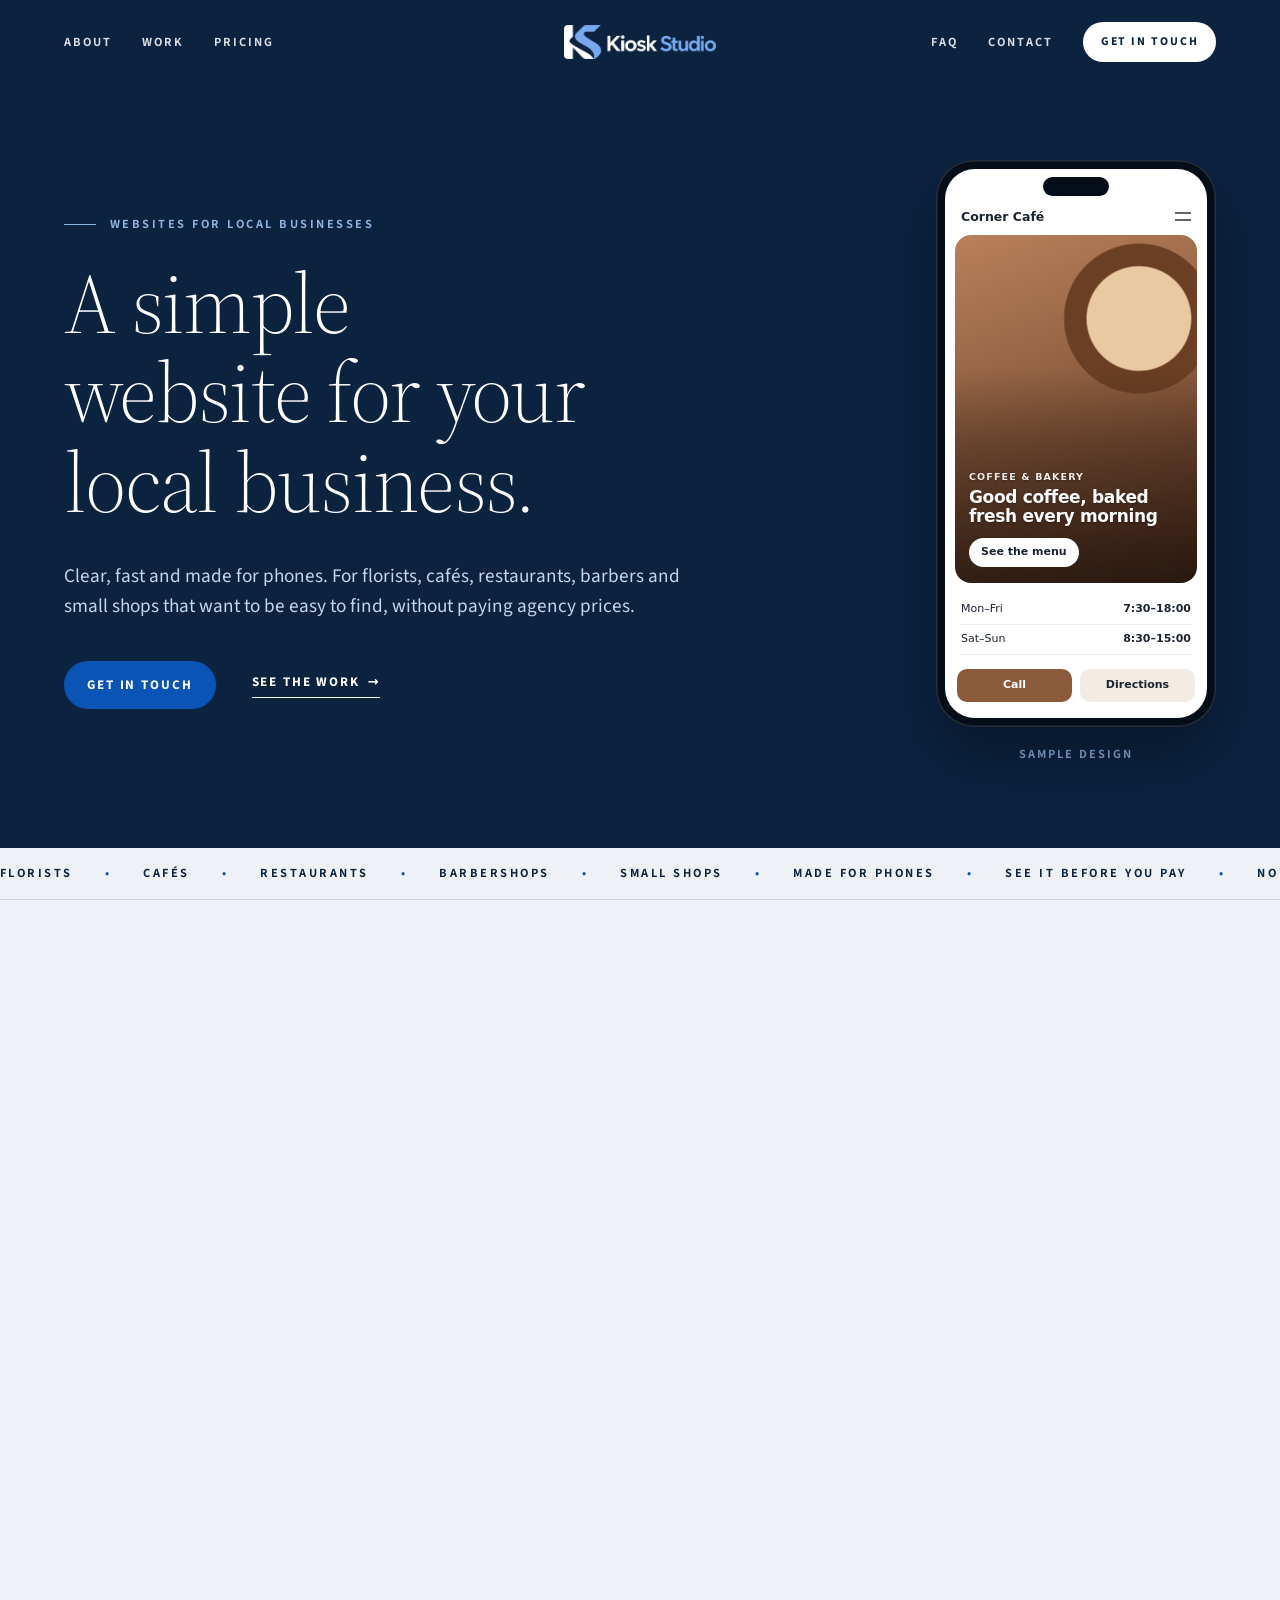
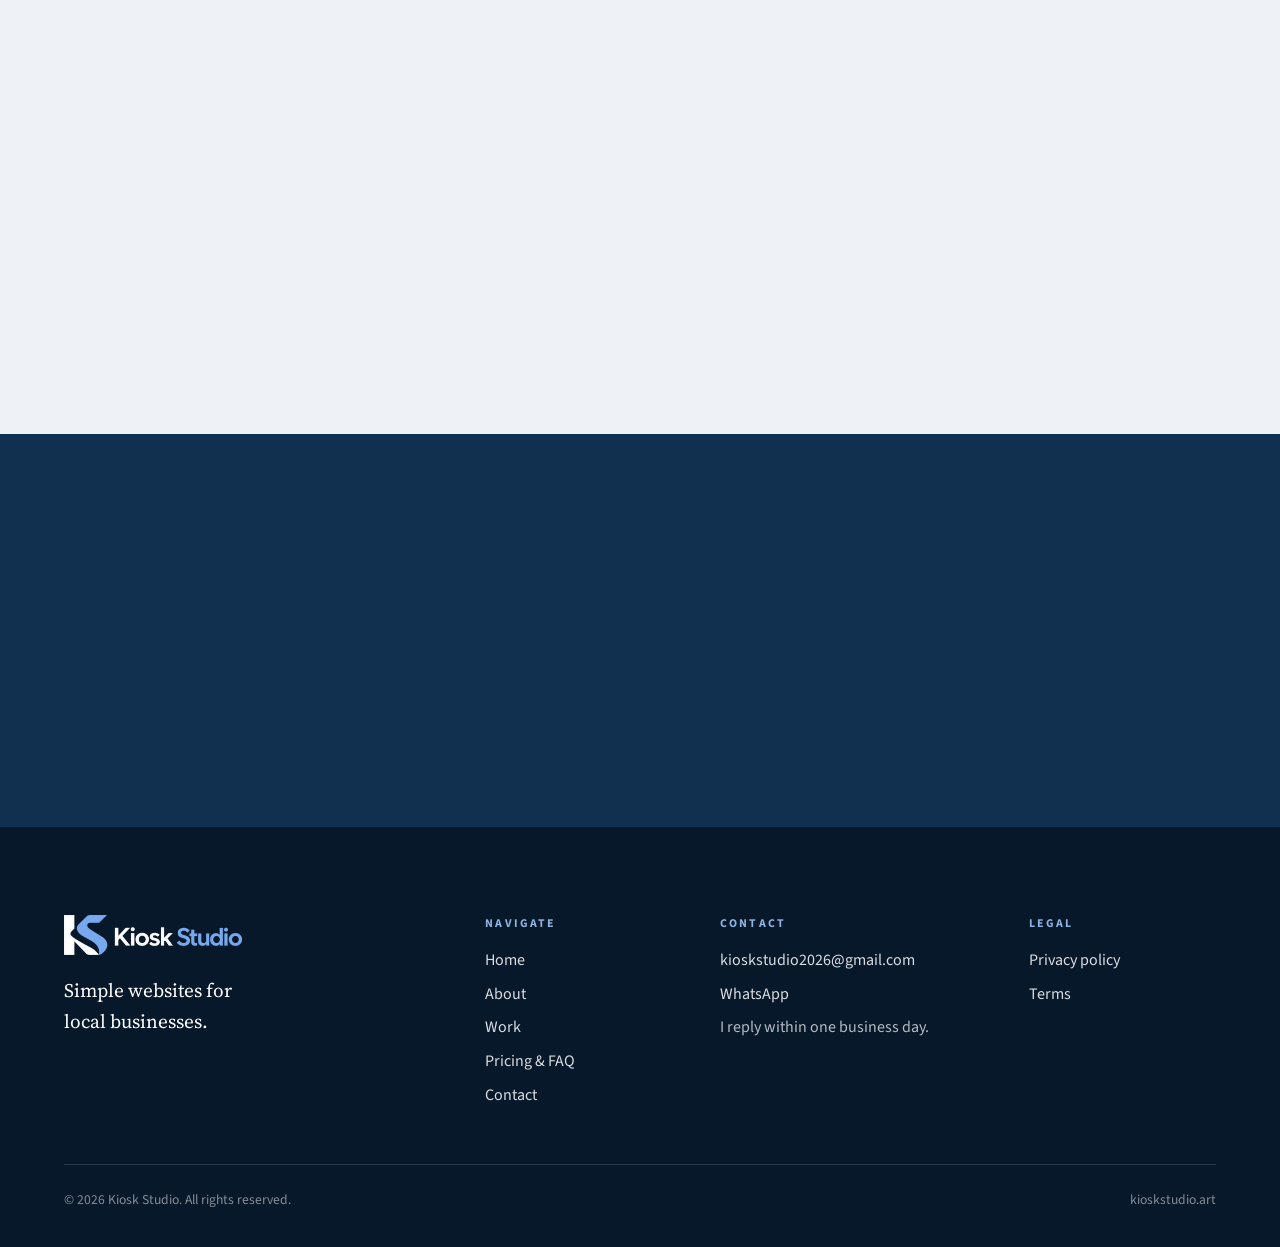
<file: site/index.html>
<!doctype html>
<html lang="en" class="no-js">
<head>
  <meta charset="utf-8">
  <meta name="viewport" content="width=device-width, initial-scale=1">
  <meta http-equiv="Content-Security-Policy" content="default-src 'self'; img-src 'self' data:; style-src 'self'; script-src 'self'; connect-src 'self' https://formspree.io; form-action 'self' https://formspree.io mailto:; base-uri 'self'; object-src 'none'">
  <meta name="referrer" content="strict-origin-when-cross-origin">

  <title>Kiosk Studio — Simple websites for local businesses</title>
  <meta name="description" content="Simple, affordable websites for small local businesses: florists, cafés, restaurants, barbershops and small shops. Made for phones, clear prices, no tech talk.">
  <link rel="canonical" href="https://kioskstudio.art/">
  <meta name="theme-color" content="#0c2340">

  <meta property="og:type" content="website">
  <meta property="og:site_name" content="Kiosk Studio">
  <meta property="og:title" content="Kiosk Studio — Simple websites for local businesses">
  <meta property="og:description" content="Simple, affordable websites for small local businesses: florists, cafés, restaurants, barbershops and small shops. Made for phones, clear prices, no tech talk.">
  <meta property="og:url" content="https://kioskstudio.art/">
  <meta property="og:image" content="https://kioskstudio.art/assets/og-image.png">
  <meta property="og:image:width" content="1200">
  <meta property="og:image:height" content="630">
  <meta property="og:image:alt" content="Kiosk Studio — simple websites for local businesses">
  <meta name="twitter:card" content="summary_large_image">

  <link rel="icon" href="assets/favicon.png" type="image/png">
  <link rel="apple-touch-icon" href="assets/apple-touch-icon.png">
  <link rel="preload" href="fonts/source-serif-4.woff2" as="font" type="font/woff2" crossorigin>
  <link rel="preload" href="fonts/source-sans-3.woff2" as="font" type="font/woff2" crossorigin>
  <link rel="stylesheet" href="css/style.css?v=20261018">
  <script type="application/ld+json">
    {
      "@context": "https://schema.org",
      "@type": "Organization",
      "name": "Kiosk Studio",
      "description": "Simple, affordable websites for small local businesses: florists, cafés, restaurants, barbershops and small shops.",
      "url": "https://kioskstudio.art/"
    }
  </script>
  <script src="config.js?v=20261018" defer></script>
  <script src="js/main.js?v=20261018" defer></script>
</head>
<body>
  <a class="skip-link" href="#main">Skip to content</a>

  <header class="site-header">
    <div class="wrap header-inner">
      <a class="brand" href="./" aria-label="Kiosk Studio, home page">
        <img class="brand-logo" data-show-if="logo" data-src="logo" alt="Kiosk Studio" hidden>
        <span class="wordmark" data-hide-if="logo">Kiosk Studio</span>
      </a>

      <button class="nav-toggle" type="button" aria-expanded="false" aria-controls="site-nav">
        <span class="nav-toggle-bars" aria-hidden="true"></span>
        <span class="visually-hidden">Menu</span>
      </button>

      <nav id="site-nav" class="site-nav" aria-label="Main">
        <ul class="nav-left">
            <li class="nav-home"><a href="./" aria-current="page">Home</a></li>
            <li><a href="about">About</a></li>
            <li><a href="work">Work</a></li>
            <li><a href="pricing">Pricing</a></li>
        </ul>
        <ul class="nav-right">
            <li><a href="pricing#faq">FAQ</a></li>
            <li><a href="contact">Contact</a></li>
            <li><a class="btn btn-pill nav-cta" href="contact">Get in touch</a></li>
        </ul>
      </nav>
    </div>
  </header>

  <main id="main">

    <section class="hero">
      <div class="wrap hero-inner">
        <div class="hero-copy">
          <p class="eyebrow" data-reveal>Websites for local businesses</p>
          <h1 class="mask" data-reveal><span>A simple website for your local business.</span></h1>
          <p class="lead" data-reveal>Clear, fast and made for phones. For florists, cafés, restaurants, barbers and small shops that want to be easy to find, without paying agency prices.</p>
          <div class="hero-actions" data-reveal>
            <a class="btn btn-pill btn-primary" href="contact">Get in touch</a>
            <a class="text-link" href="work">See the work <span aria-hidden="true">→</span></a>
          </div>
        </div>
        <div class="hero-visual" data-reveal>
          <div class="phone phone--hero" aria-hidden="true">
            <div class="phone-screen m-cafe">
              <div class="m-bar"><span class="m-logo">Corner Café</span><span class="m-burger"></span></div>
              <div class="m-hero">
                <p class="m-kicker">Coffee &amp; bakery</p>
                <p class="m-title">Good coffee, baked fresh every morning</p>
                <span class="m-btn">See the menu</span>
              </div>
              <div class="m-rows">
                <p><span>Mon–Fri</span><span>7:30–18:00</span></p>
                <p><span>Sat–Sun</span><span>8:30–15:00</span></p>
              </div>
              <div class="m-actions"><span>Call</span><span>Directions</span></div>
            </div>
          </div>
          <p class="visual-note">Sample design</p>
        </div>
      </div>
    </section>

    <div class="marquee" aria-hidden="true">
      <div class="marquee-track">
        <ul><li>Florists</li><li>Cafés</li><li>Restaurants</li><li>Barbershops</li><li>Small shops</li><li>Made for phones</li><li>See it before you pay</li><li>No monthly fee</li></ul>
        <ul><li>Florists</li><li>Cafés</li><li>Restaurants</li><li>Barbershops</li><li>Small shops</li><li>Made for phones</li><li>See it before you pay</li><li>No monthly fee</li></ul>
      </div>
    </div>

    <section class="section">
      <div class="wrap split">
        <div>
          <p class="eyebrow" data-reveal>Kiosk Studio</p>
          <h2 class="mask" data-reveal><span>One clear page that helps people find you, call you and visit.</span></h2>
        </div>
        <div class="split-copy" data-reveal>
          <p>Most people find a local business on their phone. Your website shows them what they need in a few seconds: what you offer, your hours, where you are. Then it helps them call, message or get directions.</p>
          <p>I build it for you, in plain words, and you see it before you pay.</p>
          <a class="text-link" href="about">About me <span aria-hidden="true">→</span></a>
        </div>
      </div>

      <div class="wrap">
        <ul class="facts">
          <li data-reveal><strong>1 page</strong><span>Everything a customer needs, nothing they don't.</span></li>
          <li data-reveal><strong>0</strong><span>Monthly fees to me. Hosting is included.</span></li>
          <li data-reveal><strong>30 days</strong><span>Of small fixes after your website goes live.</span></li>
        </ul>
      </div>
    </section>

    <section class="section section--tint">
      <div class="wrap split split--head">
        <div>
          <p class="eyebrow" data-reveal>Work</p>
          <h2 class="mask" data-reveal><span>What your website could look like.</span></h2>
        </div>
        <div class="split-copy" data-reveal>
          <p>Sample designs for fictional businesses, to give you an idea. Yours is made around your business, your photos and your words.</p>
          <a class="text-link" href="work">See all examples <span aria-hidden="true">→</span></a>
        </div>
      </div>
      <div class="wrap">
        <div class="gallery">
          <a class="gallery-item" href="work#florist" data-reveal>
            <div class="phone" aria-hidden="true">
              <div class="phone-screen m-florist">
                <div class="m-bar"><span class="m-logo">Bloom Corner</span><span class="m-burger"></span></div>
                <div class="m-hero">
                  <p class="m-kicker">Florist</p>
                  <p class="m-title">Fresh bouquets, made while you wait</p>
                  <span class="m-btn">Call to order</span>
                </div>
                <div class="m-rows">
                  <p><span>Bouquets</span><span>from €25</span></p>
                  <p><span>Mon–Sat</span><span>9:00–19:00</span></p>
                </div>
                <div class="m-actions"><span>WhatsApp</span><span>Directions</span></div>
              </div>
            </div>
            <span class="gallery-caption"><span>Sample 01</span> Florist</span>
          </a>
          <a class="gallery-item" href="work#restaurant" data-reveal>
            <div class="phone" aria-hidden="true">
              <div class="phone-screen m-restaurant">
                <div class="m-bar"><span class="m-logo">Trattoria Olivo</span><span class="m-burger"></span></div>
                <div class="m-hero">
                  <p class="m-kicker">Restaurant</p>
                  <p class="m-title">Home-made pasta, every day</p>
                  <span class="m-btn">Book a table</span>
                </div>
                <div class="m-rows">
                  <p><span>Today's menu</span><span>View</span></p>
                  <p><span>Tue–Sun</span><span>12:00–22:30</span></p>
                </div>
                <div class="m-actions"><span>Call</span><span>Directions</span></div>
              </div>
            </div>
            <span class="gallery-caption"><span>Sample 02</span> Restaurant</span>
          </a>
          <a class="gallery-item" href="work#barbershop" data-reveal>
            <div class="phone" aria-hidden="true">
              <div class="phone-screen m-barber">
                <div class="m-bar"><span class="m-logo">Ferro Barbers</span><span class="m-burger"></span></div>
                <div class="m-hero">
                  <p class="m-kicker">Barbershop</p>
                  <p class="m-title">Cuts, shaves and beard trims</p>
                  <span class="m-btn">Book a chair</span>
                </div>
                <div class="m-rows">
                  <p><span>Haircut</span><span>€18</span></p>
                  <p><span>Beard trim</span><span>€10</span></p>
                </div>
                <div class="m-actions"><span>Call</span><span>WhatsApp</span></div>
              </div>
            </div>
            <span class="gallery-caption"><span>Sample 03</span> Barbershop</span>
          </a>
        </div>
      </div>
    </section>

    <section class="section">
      <div class="wrap split split--head">
        <div>
          <p class="eyebrow" data-reveal>How it works</p>
          <h2 class="mask" data-reveal><span>Three steps. No tech talk.</span></h2>
        </div>
        <div class="split-copy" data-reveal>
          <p>You pay only when you have seen and approved your website. The price is agreed in writing before any work starts.</p>
          <a class="text-link" href="pricing">Pricing &amp; FAQ <span aria-hidden="true">→</span></a>
        </div>
      </div>
      <div class="wrap">
        <ol class="steps">
          <li data-reveal>
            <span class="step-number" aria-hidden="true">01</span>
            <h3>You send the basics</h3>
            <p>Your name, logo if you have one, a few photos, opening hours and what you offer. A short message or a quick call is enough.</p>
          </li>
          <li data-reveal>
            <span class="step-number" aria-hidden="true">02</span>
            <h3>You see a preview</h3>
            <p>I build your site and send you a link to look at on your phone. You tell me what to change, in plain words. You pay only when you approve it.</p>
          </li>
          <li data-reveal>
            <span class="step-number" aria-hidden="true">03</span>
            <h3>It goes live</h3>
            <p>Your website goes online at your own address, with hosting included. For 30 days after launch, small fixes are on me.</p>
          </li>
        </ol>
      </div>
    </section>

    <section class="cta-band">
      <div class="wrap cta-inner">
        <h2 class="mask" data-reveal><span>Tell me about your business.</span></h2>
        <div class="cta-actions" data-reveal>
          <a class="btn btn-pill btn-light" href="contact">Get in touch</a>
          <a class="text-link" data-show-if="whatsapp" data-href="whatsapp" data-format="whatsapp" hidden>WhatsApp <span aria-hidden="true">→</span></a>
        </div>
      </div>
    </section>

  </main>

  <footer class="site-footer">
    <div class="wrap">
      <div class="footer-grid">
        <div class="footer-brand">
          <img class="footer-logo" src="assets/logo-light.png" alt="Kiosk Studio" width="178" height="40" loading="lazy">
          <p>Simple websites for<br>local businesses.</p>
        </div>
        <div>
          <p class="footer-title">Navigate</p>
          <ul>
            <li><a href="./">Home</a></li>
            <li><a href="about">About</a></li>
            <li><a href="work">Work</a></li>
            <li><a href="pricing">Pricing &amp; FAQ</a></li>
            <li><a href="contact">Contact</a></li>
          </ul>
        </div>
        <div>
          <p class="footer-title">Contact</p>
          <ul>
            <li data-show-if="email" hidden><a data-href="email" data-format="mailto" data-text="email"></a></li>
            <li data-show-if="whatsapp" hidden><a data-href="whatsapp" data-format="whatsapp">WhatsApp</a></li>
            <li>I reply within one business day.</li>
            <li data-show-if="location" data-text="location" hidden></li>
          </ul>
        </div>
        <div>
          <p class="footer-title">Legal</p>
          <ul>
            <li><a href="privacy">Privacy policy</a></li>
            <li><a href="terms">Terms</a></li>
          </ul>
        </div>
      </div>
      <div class="footer-bottom">
        <p>© <span data-year></span> Kiosk Studio. All rights reserved.</p>
        <p>kioskstudio.art</p>
      </div>
    </div>
  </footer>
</body>
</html>
</file>
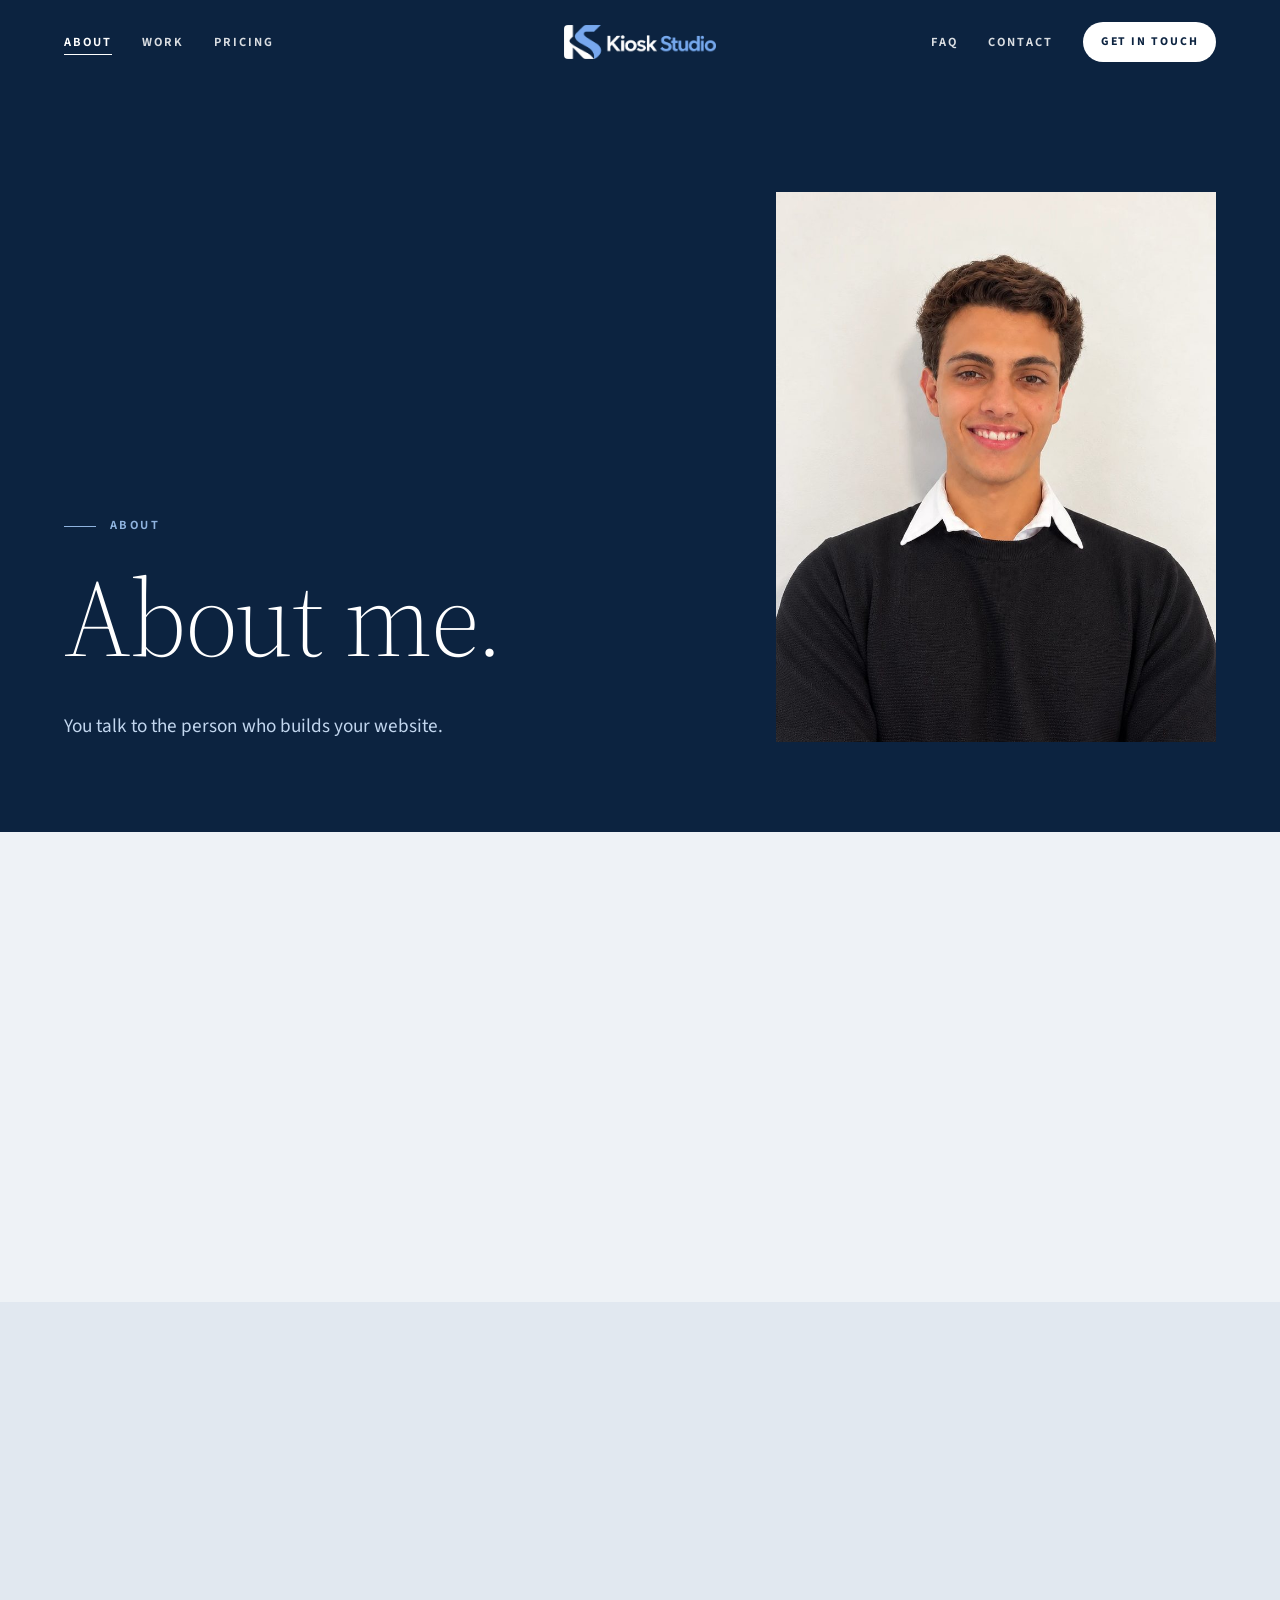
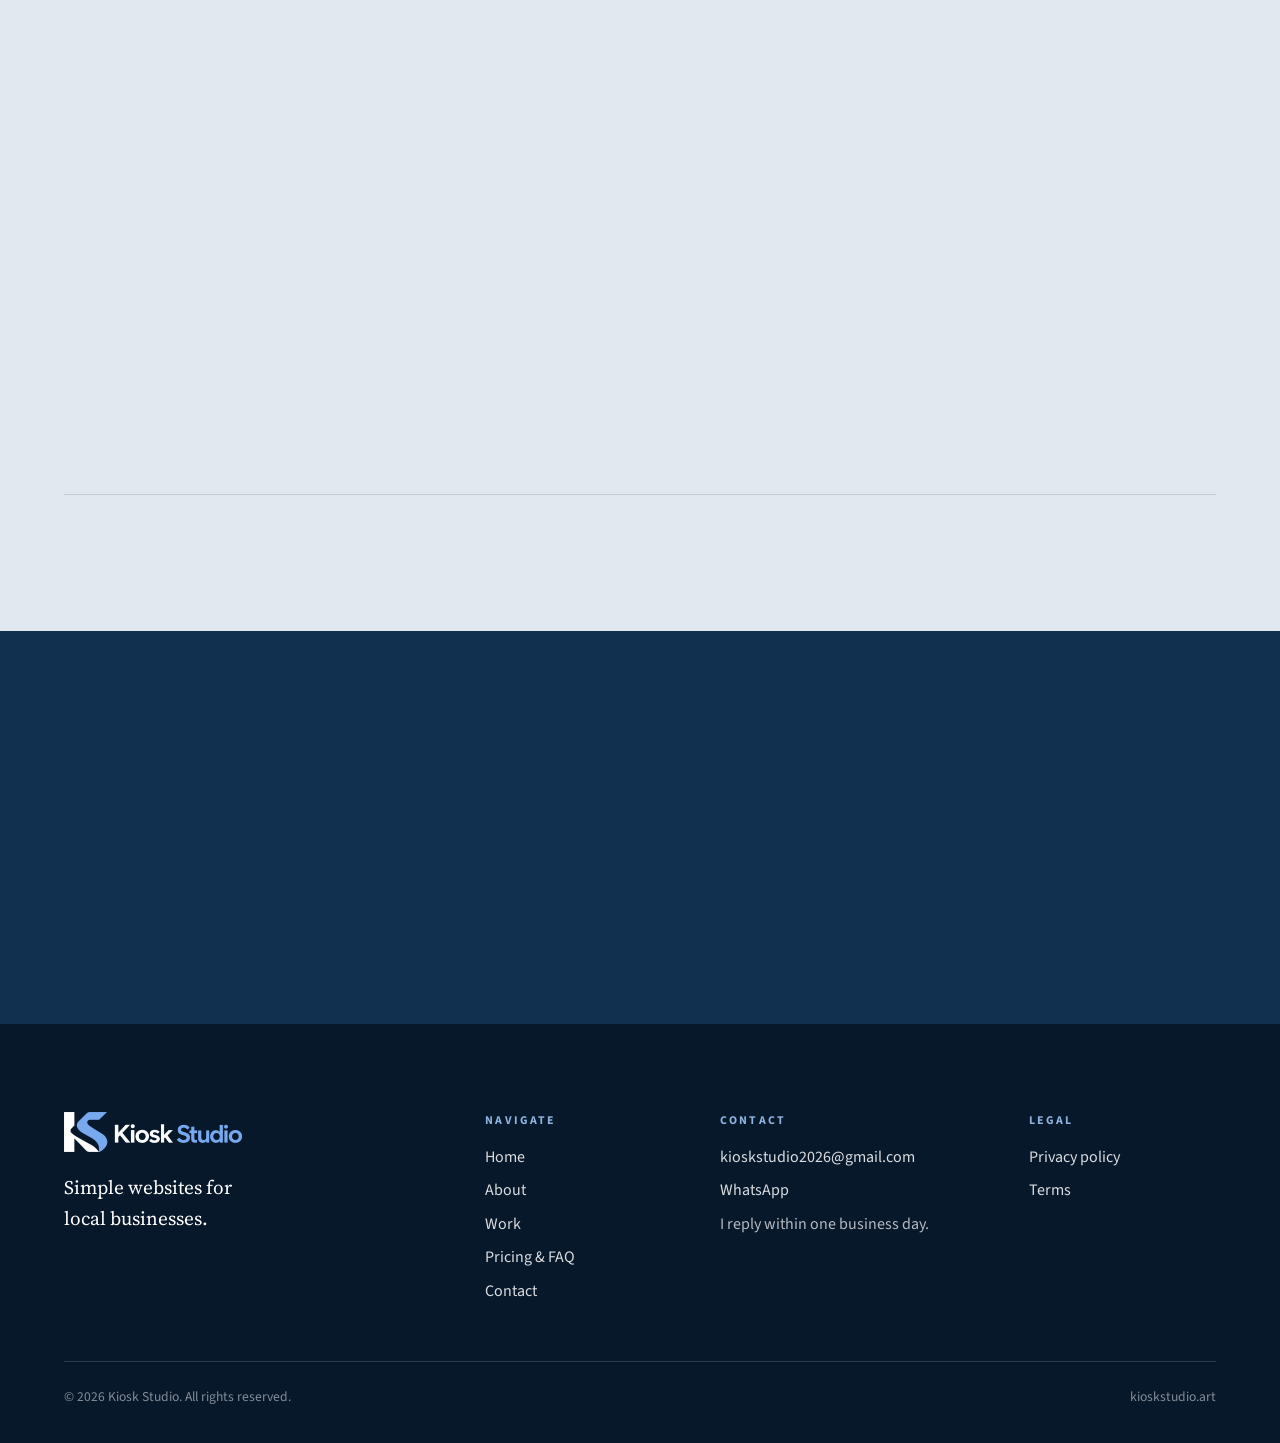
<file: site/about.html>
<!doctype html>
<html lang="en" class="no-js">
<head>
  <meta charset="utf-8">
  <meta name="viewport" content="width=device-width, initial-scale=1">
  <meta http-equiv="Content-Security-Policy" content="default-src 'self'; img-src 'self' data:; style-src 'self'; script-src 'self'; connect-src 'self' https://formspree.io; form-action 'self' https://formspree.io mailto:; base-uri 'self'; object-src 'none'">
  <meta name="referrer" content="strict-origin-when-cross-origin">

  <title>About — Kiosk Studio</title>
  <meta name="description" content="Kiosk Studio is a small studio run by one person: a Brazilian engineering student studying abroad in Europe. You talk to the person who builds your website.">
  <link rel="canonical" href="https://kioskstudio.art/about">
  <meta name="theme-color" content="#0c2340">

  <meta property="og:type" content="website">
  <meta property="og:site_name" content="Kiosk Studio">
  <meta property="og:title" content="About — Kiosk Studio">
  <meta property="og:description" content="Kiosk Studio is a small studio run by one person: a Brazilian engineering student studying abroad in Europe. You talk to the person who builds your website.">
  <meta property="og:url" content="https://kioskstudio.art/about">
  <meta property="og:image" content="https://kioskstudio.art/assets/og-image.png">
  <meta property="og:image:width" content="1200">
  <meta property="og:image:height" content="630">
  <meta property="og:image:alt" content="Kiosk Studio — simple websites for local businesses">
  <meta name="twitter:card" content="summary_large_image">

  <link rel="icon" href="assets/favicon.png" type="image/png">
  <link rel="apple-touch-icon" href="assets/apple-touch-icon.png">
  <link rel="preload" href="fonts/source-serif-4.woff2" as="font" type="font/woff2" crossorigin>
  <link rel="preload" href="fonts/source-sans-3.woff2" as="font" type="font/woff2" crossorigin>
  <link rel="stylesheet" href="css/style.css?v=20261018">
  <script src="config.js?v=20261018" defer></script>
  <script src="js/main.js?v=20261018" defer></script>
</head>
<body>
  <a class="skip-link" href="#main">Skip to content</a>

  <header class="site-header">
    <div class="wrap header-inner">
      <a class="brand" href="./" aria-label="Kiosk Studio, home page">
        <img class="brand-logo" data-show-if="logo" data-src="logo" alt="Kiosk Studio" hidden>
        <span class="wordmark" data-hide-if="logo">Kiosk Studio</span>
      </a>

      <button class="nav-toggle" type="button" aria-expanded="false" aria-controls="site-nav">
        <span class="nav-toggle-bars" aria-hidden="true"></span>
        <span class="visually-hidden">Menu</span>
      </button>

      <nav id="site-nav" class="site-nav" aria-label="Main">
        <ul class="nav-left">
            <li class="nav-home"><a href="./">Home</a></li>
            <li><a href="about" aria-current="page">About</a></li>
            <li><a href="work">Work</a></li>
            <li><a href="pricing">Pricing</a></li>
        </ul>
        <ul class="nav-right">
            <li><a href="pricing#faq">FAQ</a></li>
            <li><a href="contact">Contact</a></li>
            <li><a class="btn btn-pill nav-cta" href="contact">Get in touch</a></li>
        </ul>
      </nav>
    </div>
  </header>

  <main id="main">
    <section class="page-hero">
      <div class="wrap page-hero-inner page-hero-inner--split">
        <div class="page-hero-copy">
          <p class="eyebrow" data-reveal>About</p>
          <h1 class="mask" data-reveal><span><span data-show-if="ownerName" hidden>Hi, I&#8217;m <span data-text="ownerName"></span>.</span><span data-hide-if="ownerName">About me.</span></span></h1>
          <p class="lead" data-reveal>You talk to the person who builds your website.</p>
        </div>
        <div class="portrait" data-reveal>
          <img class="portrait-img" data-show-if="photo" data-src="photo" alt="Portrait of the person behind Kiosk Studio" width="800" height="1000" hidden>
          <div class="portrait-empty" data-hide-if="photo">
            <img src="assets/logo-mark.png" alt="" width="120" height="113">
          </div>
        </div>
      </div>
    </section>

    <section class="section">
      <div class="wrap split">
        <div>
          <p class="eyebrow" data-reveal>Who I am</p>
          <h2 class="mask" data-reveal><span>A small studio, built alongside my studies.</span></h2>
        </div>
        <div class="split-copy" data-reveal>
          <p>I'm a Brazilian engineering student studying abroad in Europe<span data-show-if="university" hidden>, at <span data-text="university"></span></span><span data-show-if="city" hidden>, in <span data-text="city"></span></span>. Kiosk Studio is the small studio I am building alongside my studies.</p>
          <p>There is no sales team and no account manager: from the first message to the day your site goes live, you deal with me.</p>
          <p>The studio is new, so the first websites come at a launch price.</p>
          <p class="split-note" data-show-if="location" data-text="location" hidden></p>
        </div>
      </div>
    </section>

    <section class="section section--tint">
      <div class="wrap split split--head">
        <div>
          <p class="eyebrow" data-reveal>How I work</p>
          <h2 class="mask" data-reveal><span>Simple, honest and in plain words.</span></h2>
        </div>
      </div>
      <div class="wrap">
        <ul class="rows">
          <li data-reveal><strong>You talk to me directly</strong><span>From the first message to the day your site goes live.</span></li>
          <li data-reveal><strong>No tech talk</strong><span>You tell me about your business in your own words. I explain anything you need to know.</span></li>
          <li data-reveal><strong>You see it before you pay</strong><span>A preview on your own phone first. Payment only when you approve it.</span></li>
          <li data-reveal><strong>You are never stuck</strong><span>Your domain is in your name and the website files are yours.</span></li>
        </ul>
      </div>
    </section>

    <section class="cta-band">
      <div class="wrap cta-inner">
        <h2 class="mask" data-reveal><span>Tell me about your business.</span></h2>
        <div class="cta-actions" data-reveal>
          <a class="btn btn-pill btn-light" href="contact">Get in touch</a>
          <a class="text-link" data-show-if="whatsapp" data-href="whatsapp" data-format="whatsapp" hidden>WhatsApp <span aria-hidden="true">→</span></a>
        </div>
      </div>
    </section>
  </main>

  <footer class="site-footer">
    <div class="wrap">
      <div class="footer-grid">
        <div class="footer-brand">
          <img class="footer-logo" src="assets/logo-light.png" alt="Kiosk Studio" width="178" height="40" loading="lazy">
          <p>Simple websites for<br>local businesses.</p>
        </div>
        <div>
          <p class="footer-title">Navigate</p>
          <ul>
            <li><a href="./">Home</a></li>
            <li><a href="about">About</a></li>
            <li><a href="work">Work</a></li>
            <li><a href="pricing">Pricing &amp; FAQ</a></li>
            <li><a href="contact">Contact</a></li>
          </ul>
        </div>
        <div>
          <p class="footer-title">Contact</p>
          <ul>
            <li data-show-if="email" hidden><a data-href="email" data-format="mailto" data-text="email"></a></li>
            <li data-show-if="whatsapp" hidden><a data-href="whatsapp" data-format="whatsapp">WhatsApp</a></li>
            <li>I reply within one business day.</li>
            <li data-show-if="location" data-text="location" hidden></li>
          </ul>
        </div>
        <div>
          <p class="footer-title">Legal</p>
          <ul>
            <li><a href="privacy">Privacy policy</a></li>
            <li><a href="terms">Terms</a></li>
          </ul>
        </div>
      </div>
      <div class="footer-bottom">
        <p>© <span data-year></span> Kiosk Studio. All rights reserved.</p>
        <p>kioskstudio.art</p>
      </div>
    </div>
  </footer>
</body>
</html>
</file>
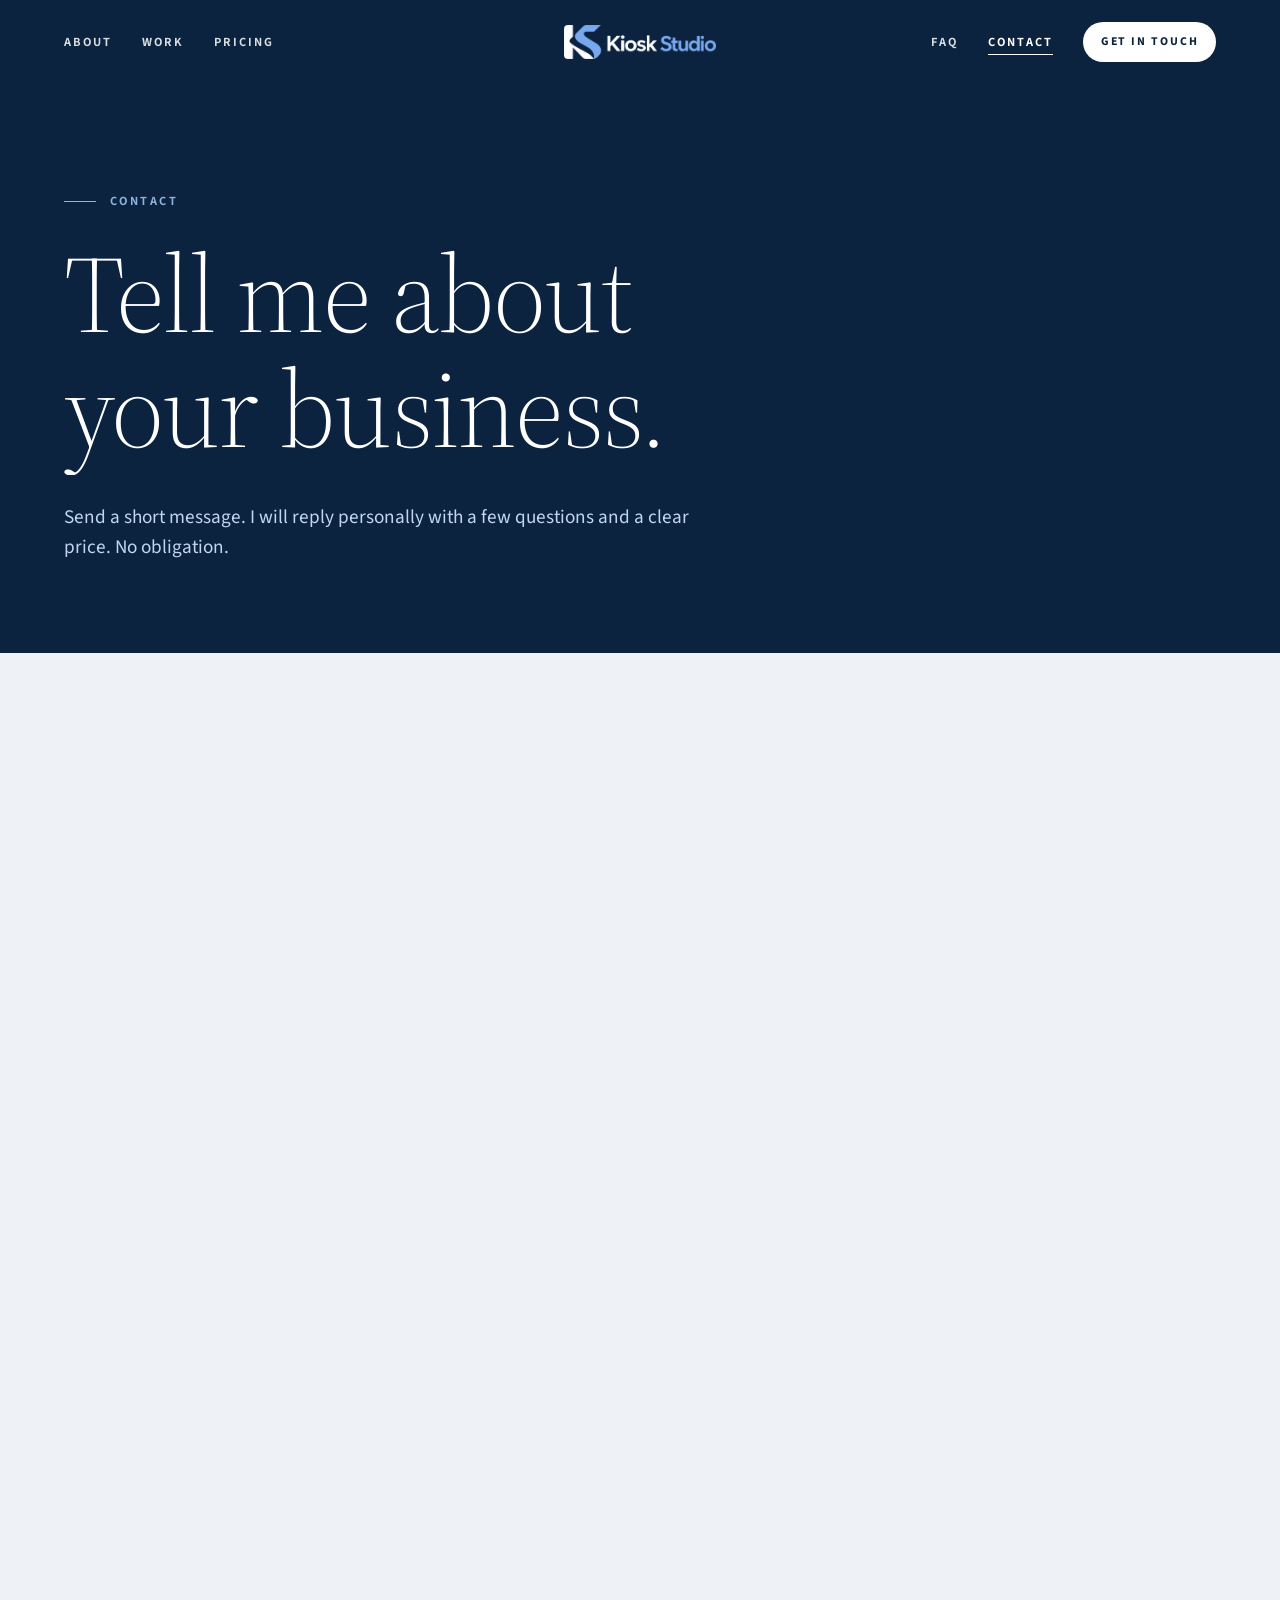
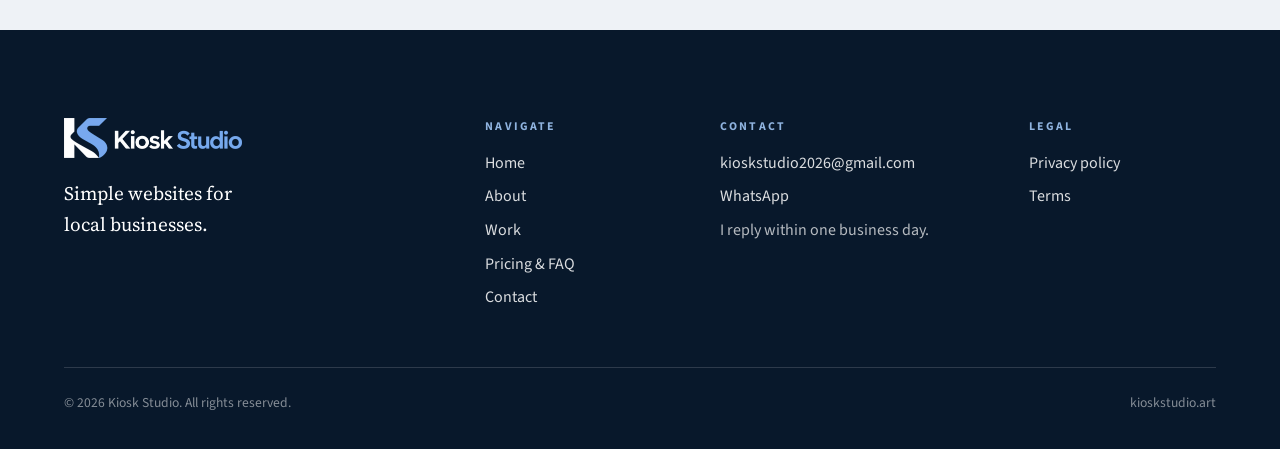
<file: site/contact.html>
<!doctype html>
<html lang="en" class="no-js">
<head>
  <meta charset="utf-8">
  <meta name="viewport" content="width=device-width, initial-scale=1">
  <meta http-equiv="Content-Security-Policy" content="default-src 'self'; img-src 'self' data:; style-src 'self'; script-src 'self'; connect-src 'self' https://formspree.io; form-action 'self' https://formspree.io mailto:; base-uri 'self'; object-src 'none'">
  <meta name="referrer" content="strict-origin-when-cross-origin">

  <title>Contact — Kiosk Studio</title>
  <meta name="description" content="Tell me about your business. I reply within one business day with a few questions and a clear price.">
  <link rel="canonical" href="https://kioskstudio.art/contact">
  <meta name="theme-color" content="#0c2340">

  <meta property="og:type" content="website">
  <meta property="og:site_name" content="Kiosk Studio">
  <meta property="og:title" content="Contact — Kiosk Studio">
  <meta property="og:description" content="Tell me about your business. I reply within one business day with a few questions and a clear price.">
  <meta property="og:url" content="https://kioskstudio.art/contact">
  <meta property="og:image" content="https://kioskstudio.art/assets/og-image.png">
  <meta property="og:image:width" content="1200">
  <meta property="og:image:height" content="630">
  <meta property="og:image:alt" content="Kiosk Studio — simple websites for local businesses">
  <meta name="twitter:card" content="summary_large_image">

  <link rel="icon" href="assets/favicon.png" type="image/png">
  <link rel="apple-touch-icon" href="assets/apple-touch-icon.png">
  <link rel="preload" href="fonts/source-serif-4.woff2" as="font" type="font/woff2" crossorigin>
  <link rel="preload" href="fonts/source-sans-3.woff2" as="font" type="font/woff2" crossorigin>
  <link rel="stylesheet" href="css/style.css?v=20261018">
  <script src="config.js?v=20261018" defer></script>
  <script src="js/main.js?v=20261018" defer></script>
</head>
<body>
  <a class="skip-link" href="#main">Skip to content</a>

  <header class="site-header">
    <div class="wrap header-inner">
      <a class="brand" href="./" aria-label="Kiosk Studio, home page">
        <img class="brand-logo" data-show-if="logo" data-src="logo" alt="Kiosk Studio" hidden>
        <span class="wordmark" data-hide-if="logo">Kiosk Studio</span>
      </a>

      <button class="nav-toggle" type="button" aria-expanded="false" aria-controls="site-nav">
        <span class="nav-toggle-bars" aria-hidden="true"></span>
        <span class="visually-hidden">Menu</span>
      </button>

      <nav id="site-nav" class="site-nav" aria-label="Main">
        <ul class="nav-left">
            <li class="nav-home"><a href="./">Home</a></li>
            <li><a href="about">About</a></li>
            <li><a href="work">Work</a></li>
            <li><a href="pricing">Pricing</a></li>
        </ul>
        <ul class="nav-right">
            <li><a href="pricing#faq">FAQ</a></li>
            <li><a href="contact" aria-current="page">Contact</a></li>
            <li><a class="btn btn-pill nav-cta" href="contact">Get in touch</a></li>
        </ul>
      </nav>
    </div>
  </header>

  <main id="main">
    <section class="page-hero">
      <div class="wrap page-hero-inner">
        <div class="page-hero-copy">
          <p class="eyebrow" data-reveal>Contact</p>
          <h1 class="mask" data-reveal><span>Tell me about your business.</span></h1>
          <p class="lead" data-reveal>Send a short message. I will reply personally with a few questions and a clear price. No obligation.</p>
        </div>
      </div>
    </section>

    <section class="section">
      <div class="wrap contact">
        <div class="contact-info" data-reveal>
          <div class="info-block" data-show-if="whatsapp" hidden>
            <p class="info-label">WhatsApp</p>
            <p><a class="info-value" data-href="whatsapp" data-format="whatsapp">Send a message <span aria-hidden="true">→</span></a></p>
          </div>
          <div class="info-block" data-show-if="email" hidden>
            <p class="info-label">Email</p>
            <p><a class="info-value" data-href="email" data-format="mailto" data-text="email"></a></p>
          </div>
          <div class="info-block">
            <p class="info-label">Reply time</p>
            <p class="info-value">I reply within one business day.</p>
          </div>
          <div class="info-block" data-show-if="location" hidden>
            <p class="info-label">Based in</p>
            <p class="info-value" data-text="location"></p>
          </div>
          <p class="contact-soon" data-hide-if="formEndpoint|email|whatsapp">Contact details are on their way. Please check back very soon.</p>
        </div>

        <div data-reveal>
          <form class="contact-form" data-show-if="formEndpoint|email" hidden novalidate>
            <div class="field">
              <label for="f-name">Your name</label>
              <input id="f-name" name="name" type="text" autocomplete="name" required>
            </div>
            <div class="field">
              <label for="f-business">Business name and type <span class="optional">(optional)</span></label>
              <input id="f-business" name="business" type="text" autocomplete="organization" placeholder="For example: Rosa's Flowers, florist">
            </div>
            <div class="field">
              <label for="f-reply">Email or phone</label>
              <input id="f-reply" name="reply_to" type="text" autocomplete="email" required aria-describedby="f-reply-hint">
              <p class="hint" id="f-reply-hint">So I can reply to you.</p>
            </div>
            <div class="field">
              <label for="f-message">Your message</label>
              <textarea id="f-message" name="message" rows="5" required placeholder="What does your business do? Do you have a website now?"></textarea>
            </div>
            <div class="field field--trap" aria-hidden="true">
              <label for="f-gotcha">Leave this empty</label>
              <input id="f-gotcha" name="_gotcha" type="text" tabindex="-1" autocomplete="off">
            </div>
            <button class="btn btn-primary" type="submit">Send message</button>
            <p class="form-status" role="status" aria-live="polite"></p>
            <p class="form-privacy">Your details are only used to reply to you. See the <a href="privacy">privacy policy</a>.</p>
          </form>
        </div>
      </div>
    </section>
  </main>

  <footer class="site-footer">
    <div class="wrap">
      <div class="footer-grid">
        <div class="footer-brand">
          <img class="footer-logo" src="assets/logo-light.png" alt="Kiosk Studio" width="178" height="40" loading="lazy">
          <p>Simple websites for<br>local businesses.</p>
        </div>
        <div>
          <p class="footer-title">Navigate</p>
          <ul>
            <li><a href="./">Home</a></li>
            <li><a href="about">About</a></li>
            <li><a href="work">Work</a></li>
            <li><a href="pricing">Pricing &amp; FAQ</a></li>
            <li><a href="contact">Contact</a></li>
          </ul>
        </div>
        <div>
          <p class="footer-title">Contact</p>
          <ul>
            <li data-show-if="email" hidden><a data-href="email" data-format="mailto" data-text="email"></a></li>
            <li data-show-if="whatsapp" hidden><a data-href="whatsapp" data-format="whatsapp">WhatsApp</a></li>
            <li>I reply within one business day.</li>
            <li data-show-if="location" data-text="location" hidden></li>
          </ul>
        </div>
        <div>
          <p class="footer-title">Legal</p>
          <ul>
            <li><a href="privacy">Privacy policy</a></li>
            <li><a href="terms">Terms</a></li>
          </ul>
        </div>
      </div>
      <div class="footer-bottom">
        <p>© <span data-year></span> Kiosk Studio. All rights reserved.</p>
        <p>kioskstudio.art</p>
      </div>
    </div>
  </footer>
</body>
</html>
</file>
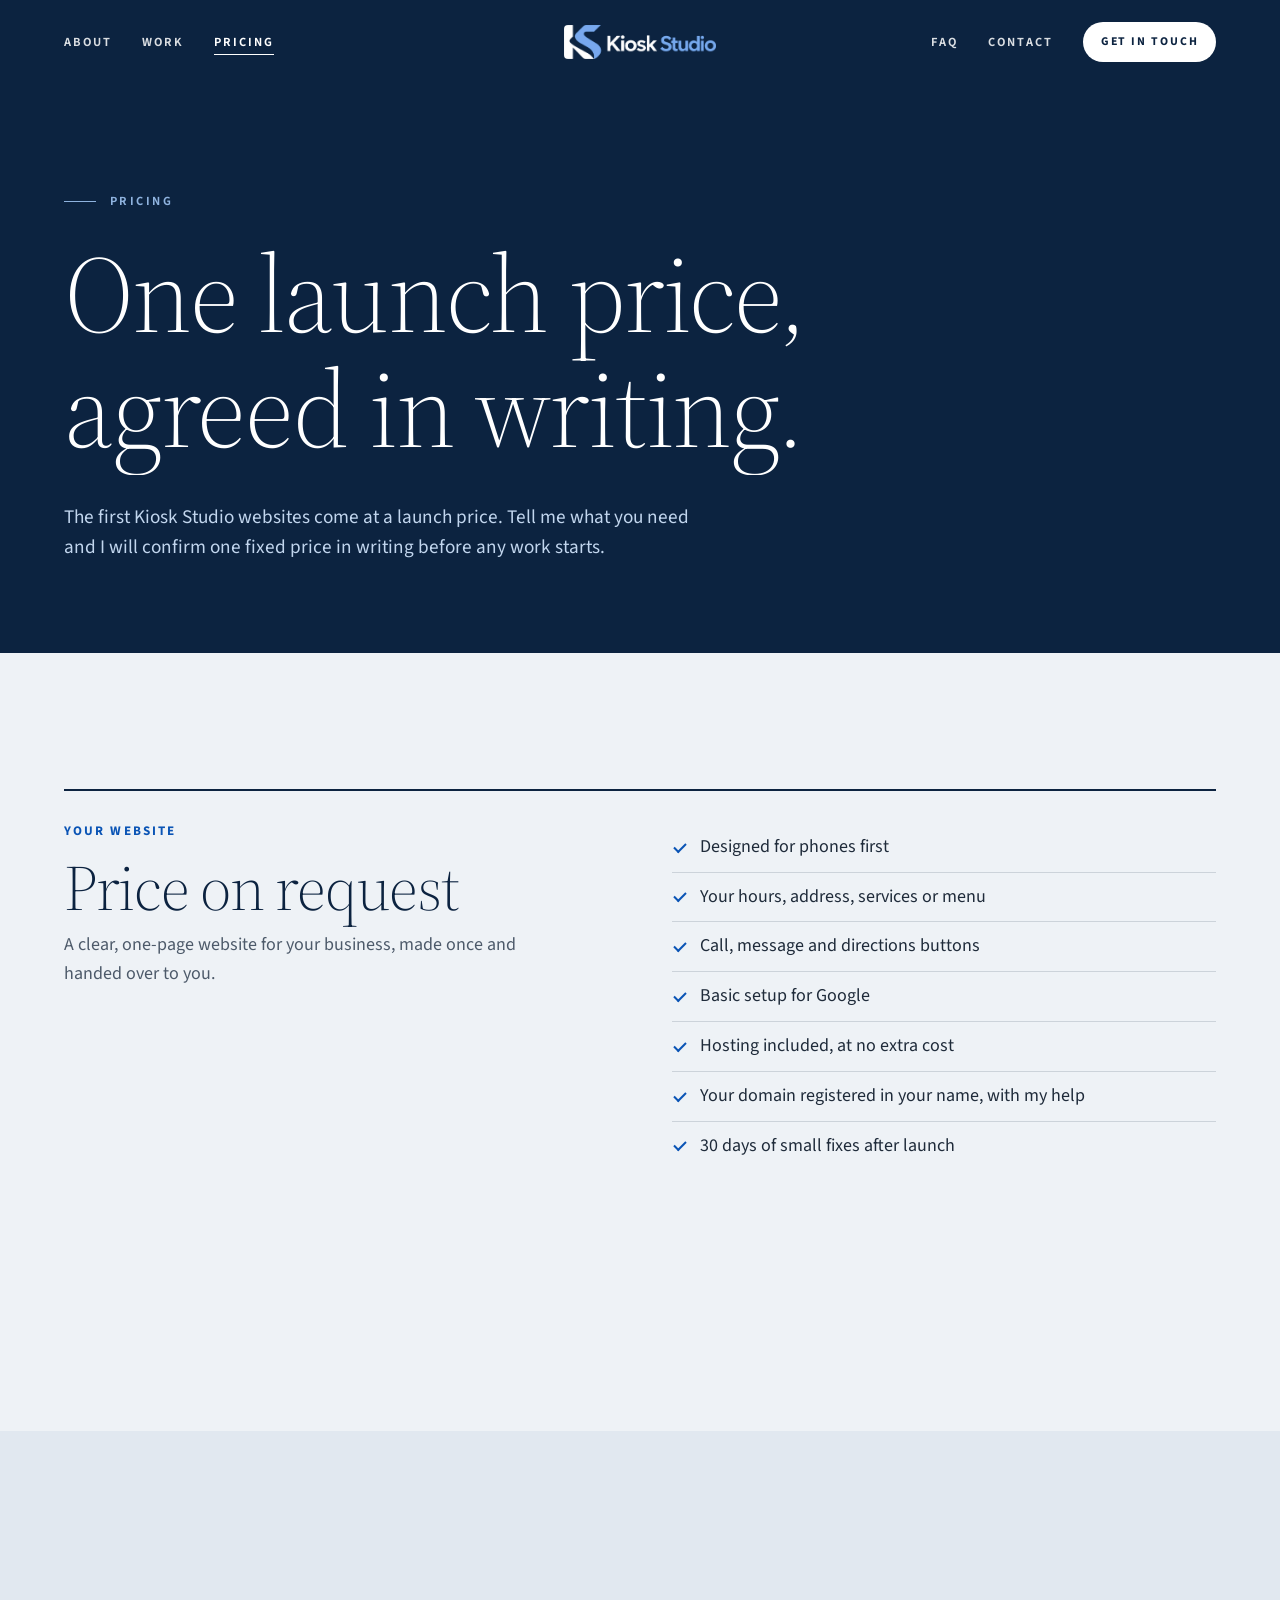
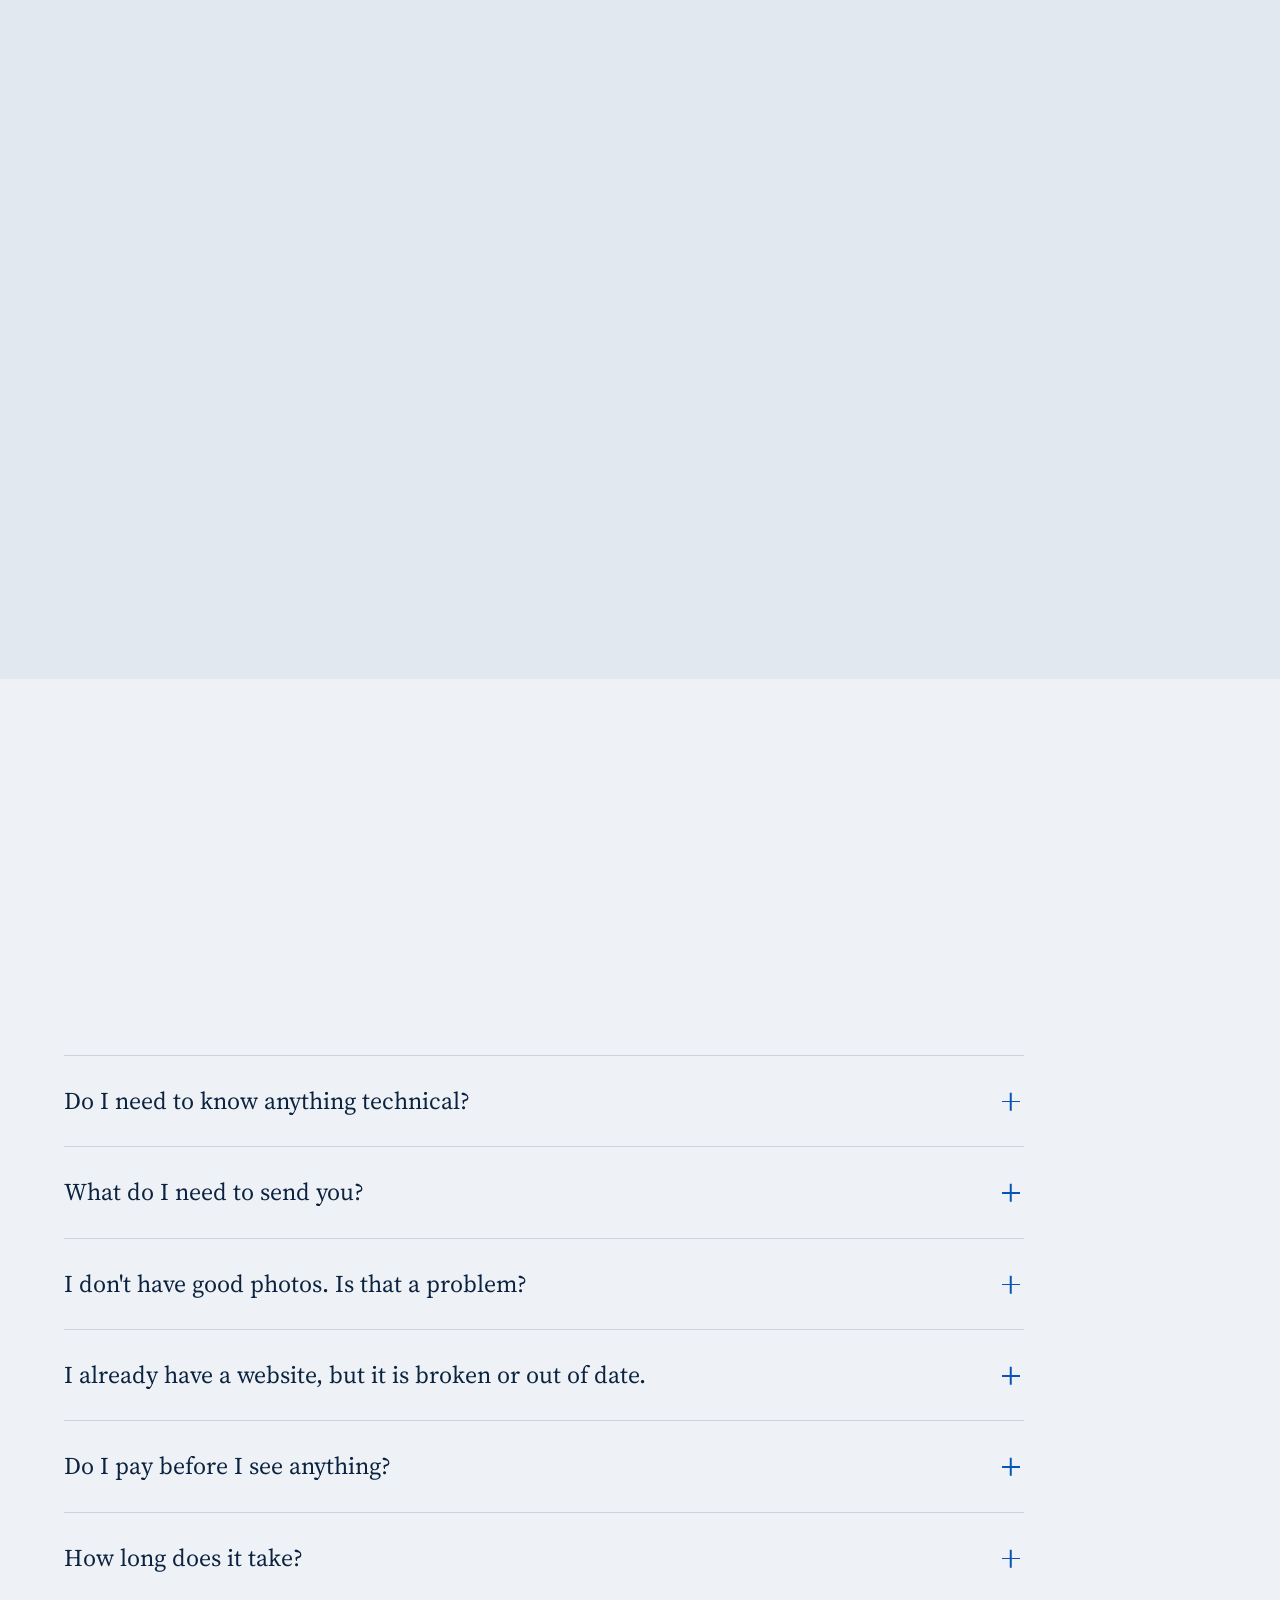
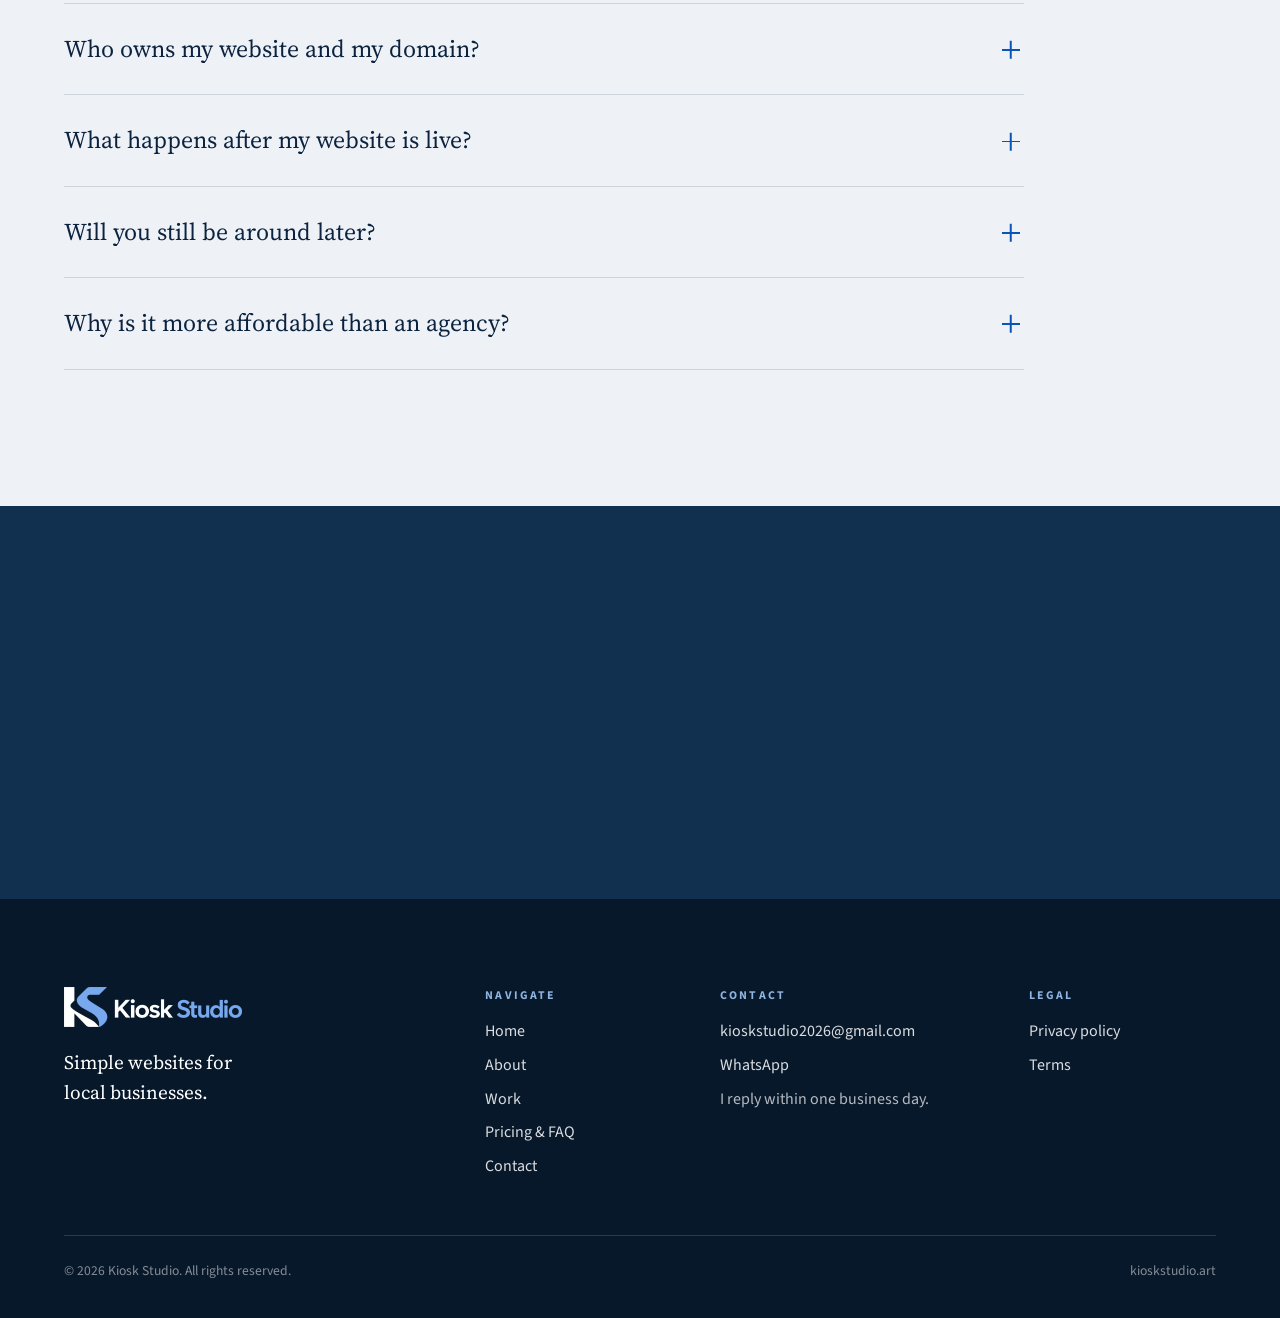
<file: site/pricing.html>
<!doctype html>
<html lang="en" class="no-js">
<head>
  <meta charset="utf-8">
  <meta name="viewport" content="width=device-width, initial-scale=1">
  <meta http-equiv="Content-Security-Policy" content="default-src 'self'; img-src 'self' data:; style-src 'self'; script-src 'self'; connect-src 'self' https://formspree.io; form-action 'self' https://formspree.io mailto:; base-uri 'self'; object-src 'none'">
  <meta name="referrer" content="strict-origin-when-cross-origin">

  <title>Pricing & FAQ — Kiosk Studio</title>
  <meta name="description" content="One launch price, agreed in writing. See your website before you pay. Hosting included, your domain in your name, no monthly fee.">
  <link rel="canonical" href="https://kioskstudio.art/pricing">
  <meta name="theme-color" content="#0c2340">

  <meta property="og:type" content="website">
  <meta property="og:site_name" content="Kiosk Studio">
  <meta property="og:title" content="Pricing & FAQ — Kiosk Studio">
  <meta property="og:description" content="One launch price, agreed in writing. See your website before you pay. Hosting included, your domain in your name, no monthly fee.">
  <meta property="og:url" content="https://kioskstudio.art/pricing">
  <meta property="og:image" content="https://kioskstudio.art/assets/og-image.png">
  <meta property="og:image:width" content="1200">
  <meta property="og:image:height" content="630">
  <meta property="og:image:alt" content="Kiosk Studio — simple websites for local businesses">
  <meta name="twitter:card" content="summary_large_image">

  <link rel="icon" href="assets/favicon.png" type="image/png">
  <link rel="apple-touch-icon" href="assets/apple-touch-icon.png">
  <link rel="preload" href="fonts/source-serif-4.woff2" as="font" type="font/woff2" crossorigin>
  <link rel="preload" href="fonts/source-sans-3.woff2" as="font" type="font/woff2" crossorigin>
  <link rel="stylesheet" href="css/style.css?v=20261018">
  <script src="config.js?v=20261018" defer></script>
  <script src="js/main.js?v=20261018" defer></script>
</head>
<body>
  <a class="skip-link" href="#main">Skip to content</a>

  <header class="site-header">
    <div class="wrap header-inner">
      <a class="brand" href="./" aria-label="Kiosk Studio, home page">
        <img class="brand-logo" data-show-if="logo" data-src="logo" alt="Kiosk Studio" hidden>
        <span class="wordmark" data-hide-if="logo">Kiosk Studio</span>
      </a>

      <button class="nav-toggle" type="button" aria-expanded="false" aria-controls="site-nav">
        <span class="nav-toggle-bars" aria-hidden="true"></span>
        <span class="visually-hidden">Menu</span>
      </button>

      <nav id="site-nav" class="site-nav" aria-label="Main">
        <ul class="nav-left">
            <li class="nav-home"><a href="./">Home</a></li>
            <li><a href="about">About</a></li>
            <li><a href="work">Work</a></li>
            <li><a href="pricing" aria-current="page">Pricing</a></li>
        </ul>
        <ul class="nav-right">
            <li><a href="pricing#faq">FAQ</a></li>
            <li><a href="contact">Contact</a></li>
            <li><a class="btn btn-pill nav-cta" href="contact">Get in touch</a></li>
        </ul>
      </nav>
    </div>
  </header>

  <main id="main">
    <section class="page-hero">
      <div class="wrap page-hero-inner">
        <div class="page-hero-copy">
          <p class="eyebrow" data-reveal>Pricing</p>
          <h1 class="mask" data-reveal><span>One launch price, agreed in writing.</span></h1>
          <p class="lead" data-reveal>The first Kiosk Studio websites come at a launch price. Tell me what you need and I will confirm one fixed price in writing before any work starts.</p>
        </div>
      </div>
    </section>

    <section class="section">
      <div class="wrap">
          <div class="plan">
            <div class="plan-summary">
              <h3>Your website</h3>
              <p class="plan-price" data-show-if="starterPrice" hidden><span data-text="starterPrice"></span> <small>launch price, paid once</small></p>
              <p class="plan-price plan-price--ask" data-hide-if="starterPrice">Price on request</p>
              <p class="plan-note">A clear, one-page website for your business, made once and handed over to you.</p>
            </div>
            <ul class="ticks">
              <li>Designed for phones first</li>
              <li>Your hours, address, services or menu</li>
              <li>Call, message and directions buttons</li>
              <li>Basic setup for Google</li>
              <li>Hosting included, at no extra cost</li>
              <li>Your domain registered in your name, with my help</li>
              <li>30 days of small fixes after launch</li>
            </ul>
          </div>


          <div class="pricing-foot" data-reveal>
            <a class="btn btn-pill btn-primary" href="contact">Ask about your website</a>
            <p class="fine-print">Your domain (like yourshop.com) is registered in your own name and account, usually for a small yearly fee you pay directly to the company that registers it. I help you choose it and set it up.</p>
          </div>
      </div>
    </section>

    <section class="section section--tint">
      <div class="wrap split split--head">
        <div>
          <p class="eyebrow" data-reveal>The promise</p>
          <h2 class="mask" data-reveal><span>What you can count on.</span></h2>
        </div>
      </div>
      <div class="wrap">
        <ol class="promises">
          <li data-reveal><span>01</span><strong>You see it before you pay.</strong> A preview first, payment only when you approve.</li>
          <li data-reveal><span>02</span><strong>One price, in writing.</strong> A launch price agreed before any work starts.</li>
          <li data-reveal><span>03</span><strong>Your domain stays yours.</strong> Registered in your own name and account. I help with the setup.</li>
          <li data-reveal><span>04</span><strong>Hosting included.</strong> At no extra cost, and you can have the website files at any time.</li>
          <li data-reveal><span>05</span><strong>30 days of small fixes.</strong> After launch, small fixes are on me. Later changes are quoted separately.</li>
          <li data-reveal><span>06</span><strong>No monthly fee to me.</strong> You pay once for your website.</li>
        </ol>
      </div>
    </section>

    <section class="section" id="faq">
      <div class="wrap split split--head">
        <div>
          <p class="eyebrow" data-reveal>FAQ</p>
          <h2 class="mask" data-reveal><span>Questions owners often ask.</span></h2>
        </div>
      </div>
      <div class="wrap">
          <div class="faq">
            <details>
              <summary>Do I need to know anything technical?</summary>
              <p>No. You tell me about your business in your own words. I take care of the rest and explain anything you need to know in plain language.</p>
            </details>
            <details>
              <summary>What do I need to send you?</summary>
              <p>Your business name, address, opening hours, what you offer and how people can contact you. A logo and a few photos help, but they are not required to get started.</p>
            </details>
            <details>
              <summary>I don't have good photos. Is that a problem?</summary>
              <p>No. Photos taken on a recent phone in good daylight usually work well. I can tell you what to shoot, and the design works with just a few pictures.</p>
            </details>
            <details>
              <summary>I already have a website, but it is broken or out of date.</summary>
              <p>That is very common. Send me the link and I will tell you honestly whether it makes more sense to fix it or start fresh.</p>
            </details>
            <details>
              <summary>Do I pay before I see anything?</summary>
              <p>No. I send you a preview of your website first, to look at on your own phone. You pay only when you approve it. The price is agreed in writing before any work starts.</p>
            </details>
            <details>
              <summary>How long does it take?</summary>
              <p>It depends mostly on how quickly you can send the basics. A simple one-page website is a small project, so it is a matter of days, not months. I will give you a date before we start.</p>
            </details>
            <details>
              <summary>Who owns my website and my domain?</summary>
              <p>You do. Your domain is registered in your own name and account, and I help you set it up. The website files are yours too: you can ask me for a copy at any time.</p>
            </details>
            <details>
              <summary>What happens after my website is live?</summary>
              <p>Hosting is included at no extra cost, and there is no monthly fee to me. For 30 days after launch, small fixes are included, like a typo or a wrong opening hour. After that, any change is quoted separately before I do anything.</p>
            </details>
            <details>
              <summary>Will you still be around later?</summary>
              <p>You can reach me at the same email and number. And you are never stuck: your domain is in your name and you can have the website files at any time, so anyone else can take over if you ever need them to.</p>
            </details>
            <details>
              <summary>Why is it more affordable than an agency?</summary>
              <p>Because the websites are simple on purpose: one clear page with what local customers actually need, instead of a large custom project. And while the studio is new, the first websites come at a launch price.</p>
            </details>
          </div>
      </div>
    </section>

    <section class="cta-band">
      <div class="wrap cta-inner">
        <h2 class="mask" data-reveal><span>Tell me about your business.</span></h2>
        <div class="cta-actions" data-reveal>
          <a class="btn btn-pill btn-light" href="contact">Get in touch</a>
          <a class="text-link" data-show-if="whatsapp" data-href="whatsapp" data-format="whatsapp" hidden>WhatsApp <span aria-hidden="true">→</span></a>
        </div>
      </div>
    </section>
  </main>

  <footer class="site-footer">
    <div class="wrap">
      <div class="footer-grid">
        <div class="footer-brand">
          <img class="footer-logo" src="assets/logo-light.png" alt="Kiosk Studio" width="178" height="40" loading="lazy">
          <p>Simple websites for<br>local businesses.</p>
        </div>
        <div>
          <p class="footer-title">Navigate</p>
          <ul>
            <li><a href="./">Home</a></li>
            <li><a href="about">About</a></li>
            <li><a href="work">Work</a></li>
            <li><a href="pricing">Pricing &amp; FAQ</a></li>
            <li><a href="contact">Contact</a></li>
          </ul>
        </div>
        <div>
          <p class="footer-title">Contact</p>
          <ul>
            <li data-show-if="email" hidden><a data-href="email" data-format="mailto" data-text="email"></a></li>
            <li data-show-if="whatsapp" hidden><a data-href="whatsapp" data-format="whatsapp">WhatsApp</a></li>
            <li>I reply within one business day.</li>
            <li data-show-if="location" data-text="location" hidden></li>
          </ul>
        </div>
        <div>
          <p class="footer-title">Legal</p>
          <ul>
            <li><a href="privacy">Privacy policy</a></li>
            <li><a href="terms">Terms</a></li>
          </ul>
        </div>
      </div>
      <div class="footer-bottom">
        <p>© <span data-year></span> Kiosk Studio. All rights reserved.</p>
        <p>kioskstudio.art</p>
      </div>
    </div>
  </footer>
</body>
</html>
</file>
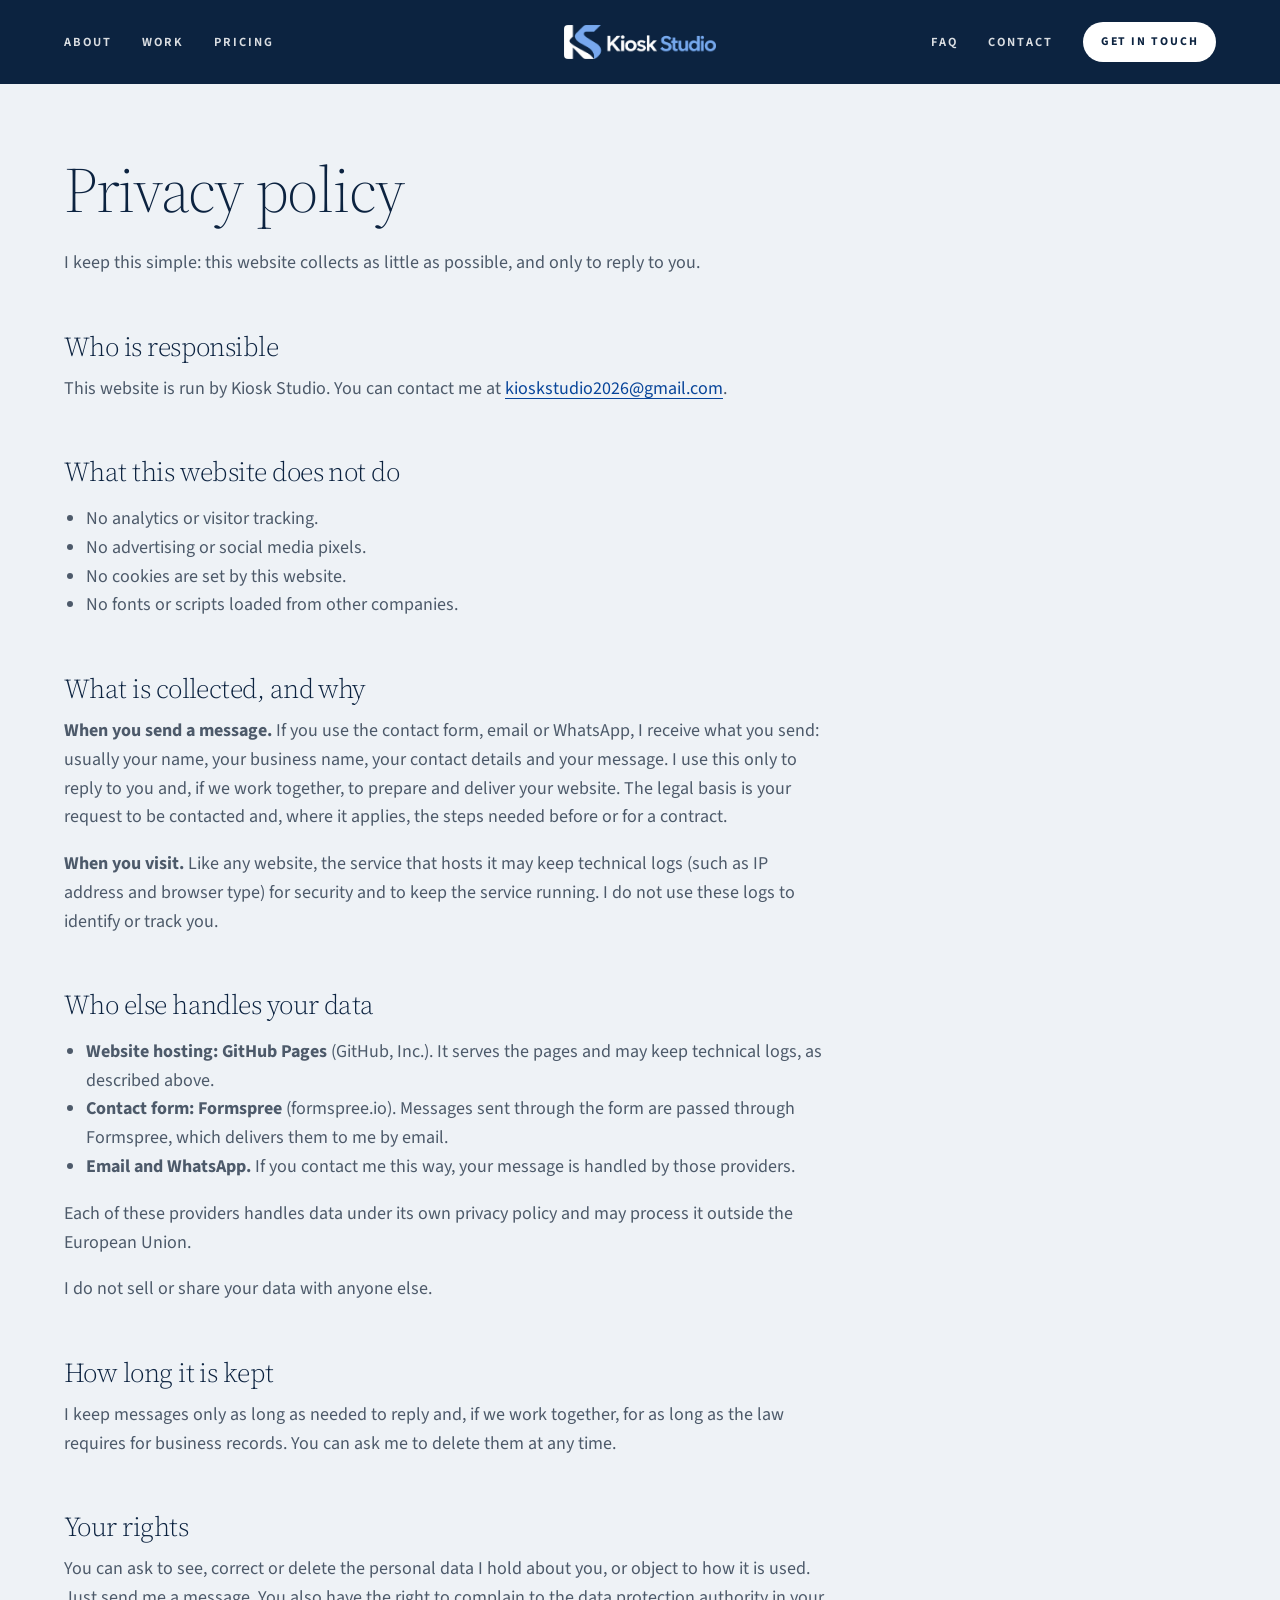
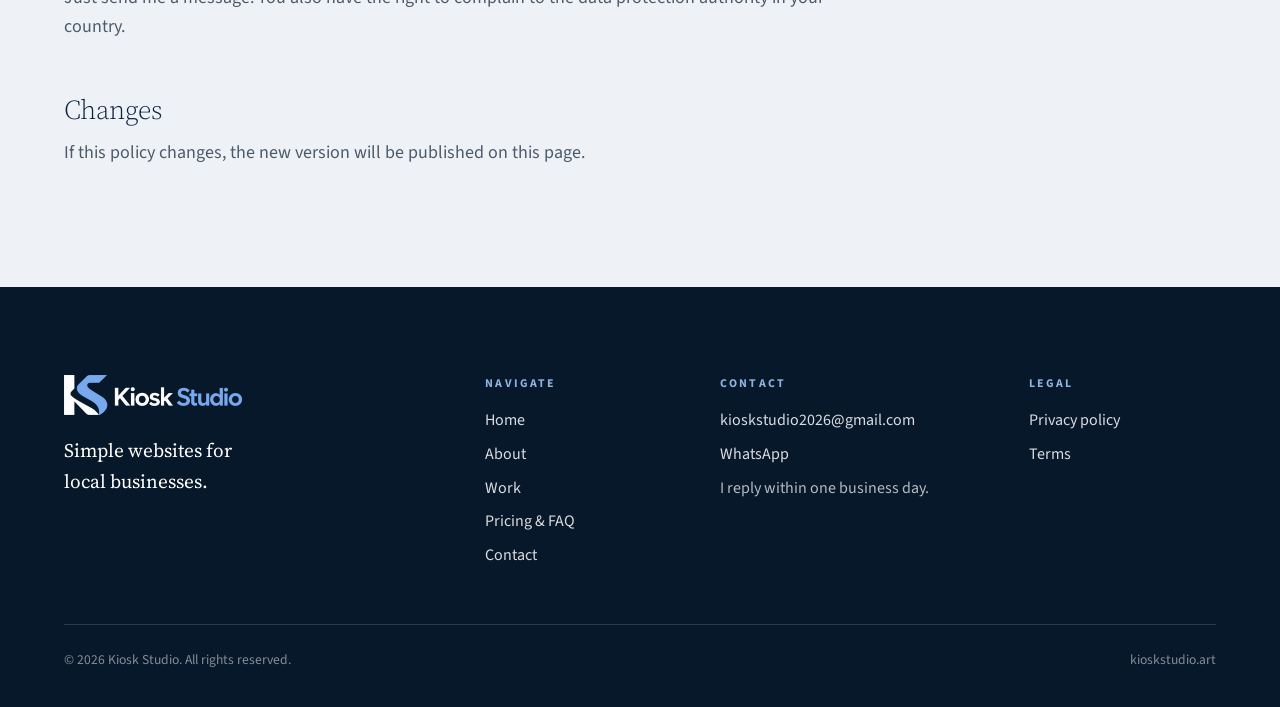
<file: site/privacy.html>
<!doctype html>
<html lang="en" class="no-js">
<head>
  <meta charset="utf-8">
  <meta name="viewport" content="width=device-width, initial-scale=1">
  <meta http-equiv="Content-Security-Policy" content="default-src 'self'; img-src 'self' data:; style-src 'self'; script-src 'self'; connect-src 'self' https://formspree.io; form-action 'self' https://formspree.io mailto:; base-uri 'self'; object-src 'none'">
  <meta name="referrer" content="strict-origin-when-cross-origin">

  <title>Privacy policy — Kiosk Studio</title>
  <meta name="description" content="How Kiosk Studio handles your personal data: what is collected, why, and your rights.">
  <link rel="canonical" href="https://kioskstudio.art/privacy">
  <meta name="theme-color" content="#0c2340">

  <meta property="og:type" content="website">
  <meta property="og:site_name" content="Kiosk Studio">
  <meta property="og:title" content="Privacy policy — Kiosk Studio">
  <meta property="og:description" content="How Kiosk Studio handles your personal data: what is collected, why, and your rights.">
  <meta property="og:url" content="https://kioskstudio.art/privacy">
  <meta property="og:image" content="https://kioskstudio.art/assets/og-image.png">
  <meta property="og:image:width" content="1200">
  <meta property="og:image:height" content="630">
  <meta property="og:image:alt" content="Kiosk Studio — simple websites for local businesses">
  <meta name="twitter:card" content="summary_large_image">

  <link rel="icon" href="assets/favicon.png" type="image/png">
  <link rel="apple-touch-icon" href="assets/apple-touch-icon.png">
  <link rel="preload" href="fonts/source-serif-4.woff2" as="font" type="font/woff2" crossorigin>
  <link rel="preload" href="fonts/source-sans-3.woff2" as="font" type="font/woff2" crossorigin>
  <link rel="stylesheet" href="css/style.css?v=20261018">
  <script src="config.js?v=20261018" defer></script>
  <script src="js/main.js?v=20261018" defer></script>
</head>
<body>
  <a class="skip-link" href="#main">Skip to content</a>

  <header class="site-header">
    <div class="wrap header-inner">
      <a class="brand" href="./" aria-label="Kiosk Studio, home page">
        <img class="brand-logo" data-show-if="logo" data-src="logo" alt="Kiosk Studio" hidden>
        <span class="wordmark" data-hide-if="logo">Kiosk Studio</span>
      </a>

      <button class="nav-toggle" type="button" aria-expanded="false" aria-controls="site-nav">
        <span class="nav-toggle-bars" aria-hidden="true"></span>
        <span class="visually-hidden">Menu</span>
      </button>

      <nav id="site-nav" class="site-nav" aria-label="Main">
        <ul class="nav-left">
            <li class="nav-home"><a href="./">Home</a></li>
            <li><a href="about">About</a></li>
            <li><a href="work">Work</a></li>
            <li><a href="pricing">Pricing</a></li>
        </ul>
        <ul class="nav-right">
            <li><a href="pricing#faq">FAQ</a></li>
            <li><a href="contact">Contact</a></li>
            <li><a class="btn btn-pill nav-cta" href="contact">Get in touch</a></li>
        </ul>
      </nav>
    </div>
  </header>

  <main id="main">

    <section class="legal">
      <div class="wrap">
        <div class="legal-inner">
      <h1>Privacy policy</h1>
      <p class="legal-updated" data-show-if="legal.lastUpdated" hidden>Last updated: <span data-text="legal.lastUpdated"></span></p>
      <p>I keep this simple: this website collects as little as possible, and only to reply to you.</p>

      <h2>Who is responsible</h2>
      <p>This website is run by Kiosk Studio<span data-show-if="legal.name" hidden>, operated by <span data-text="legal.name"></span></span><span data-hide-if="legal.name"><span data-show-if="ownerName" hidden>, operated by <span data-text="ownerName"></span></span></span><span data-show-if="legal.address" hidden>, <span data-text="legal.address"></span></span>.<span data-show-if="email" hidden> You can contact me at <a data-href="email" data-format="mailto" data-text="email"></a>.</span><span data-hide-if="email"> You can contact me through the <a href="contact">contact section</a>.</span></p>

      <h2>What this website does not do</h2>
      <ul>
        <li>No analytics or visitor tracking.</li>
        <li>No advertising or social media pixels.</li>
        <li>No cookies are set by this website.</li>
        <li>No fonts or scripts loaded from other companies.</li>
      </ul>

      <h2>What is collected, and why</h2>
      <p><strong>When you send a message.</strong> If you use the contact form, email or WhatsApp, I receive what you send: usually your name, your business name, your contact details and your message. I use this only to reply to you and, if we work together, to prepare and deliver your website. The legal basis is your request to be contacted and, where it applies, the steps needed before or for a contract.</p>
      <p><strong>When you visit.</strong> Like any website, the service that hosts it may keep technical logs (such as IP address and browser type) for security and to keep the service running. I do not use these logs to identify or track you.</p>

      <h2>Who else handles your data</h2>
      <ul>
        <li><strong>Website hosting: GitHub Pages</strong> (GitHub, Inc.). It serves the pages and may keep technical logs, as described above.</li>
        <li><strong>Contact form: Formspree</strong> (formspree.io). Messages sent through the form are passed through Formspree, which delivers them to me by email.</li>
        <li><strong>Email and WhatsApp.</strong> If you contact me this way, your message is handled by those providers.</li>
      </ul>
      <p>Each of these providers handles data under its own privacy policy and may process it outside the European Union.</p>
      <p>I do not sell or share your data with anyone else.</p>

      <h2>How long it is kept</h2>
      <p>I keep messages only as long as needed to reply and, if we work together, for as long as the law requires for business records. You can ask me to delete them at any time.</p>

      <h2>Your rights</h2>
      <p>You can ask to see, correct or delete the personal data I hold about you, or object to how it is used. Just send me a message. You also have the right to complain to the data protection authority in your country.</p>

      <h2>Changes</h2>
      <p>If this policy changes, the new version will be published on this page.</p>
        </div>
      </div>
    </section>
  </main>

  <footer class="site-footer">
    <div class="wrap">
      <div class="footer-grid">
        <div class="footer-brand">
          <img class="footer-logo" src="assets/logo-light.png" alt="Kiosk Studio" width="178" height="40" loading="lazy">
          <p>Simple websites for<br>local businesses.</p>
        </div>
        <div>
          <p class="footer-title">Navigate</p>
          <ul>
            <li><a href="./">Home</a></li>
            <li><a href="about">About</a></li>
            <li><a href="work">Work</a></li>
            <li><a href="pricing">Pricing &amp; FAQ</a></li>
            <li><a href="contact">Contact</a></li>
          </ul>
        </div>
        <div>
          <p class="footer-title">Contact</p>
          <ul>
            <li data-show-if="email" hidden><a data-href="email" data-format="mailto" data-text="email"></a></li>
            <li data-show-if="whatsapp" hidden><a data-href="whatsapp" data-format="whatsapp">WhatsApp</a></li>
            <li>I reply within one business day.</li>
            <li data-show-if="location" data-text="location" hidden></li>
          </ul>
        </div>
        <div>
          <p class="footer-title">Legal</p>
          <ul>
            <li><a href="privacy">Privacy policy</a></li>
            <li><a href="terms">Terms</a></li>
          </ul>
        </div>
      </div>
      <div class="footer-bottom">
        <p>© <span data-year></span> Kiosk Studio. All rights reserved.</p>
        <p>kioskstudio.art</p>
      </div>
    </div>
  </footer>
</body>
</html>
</file>
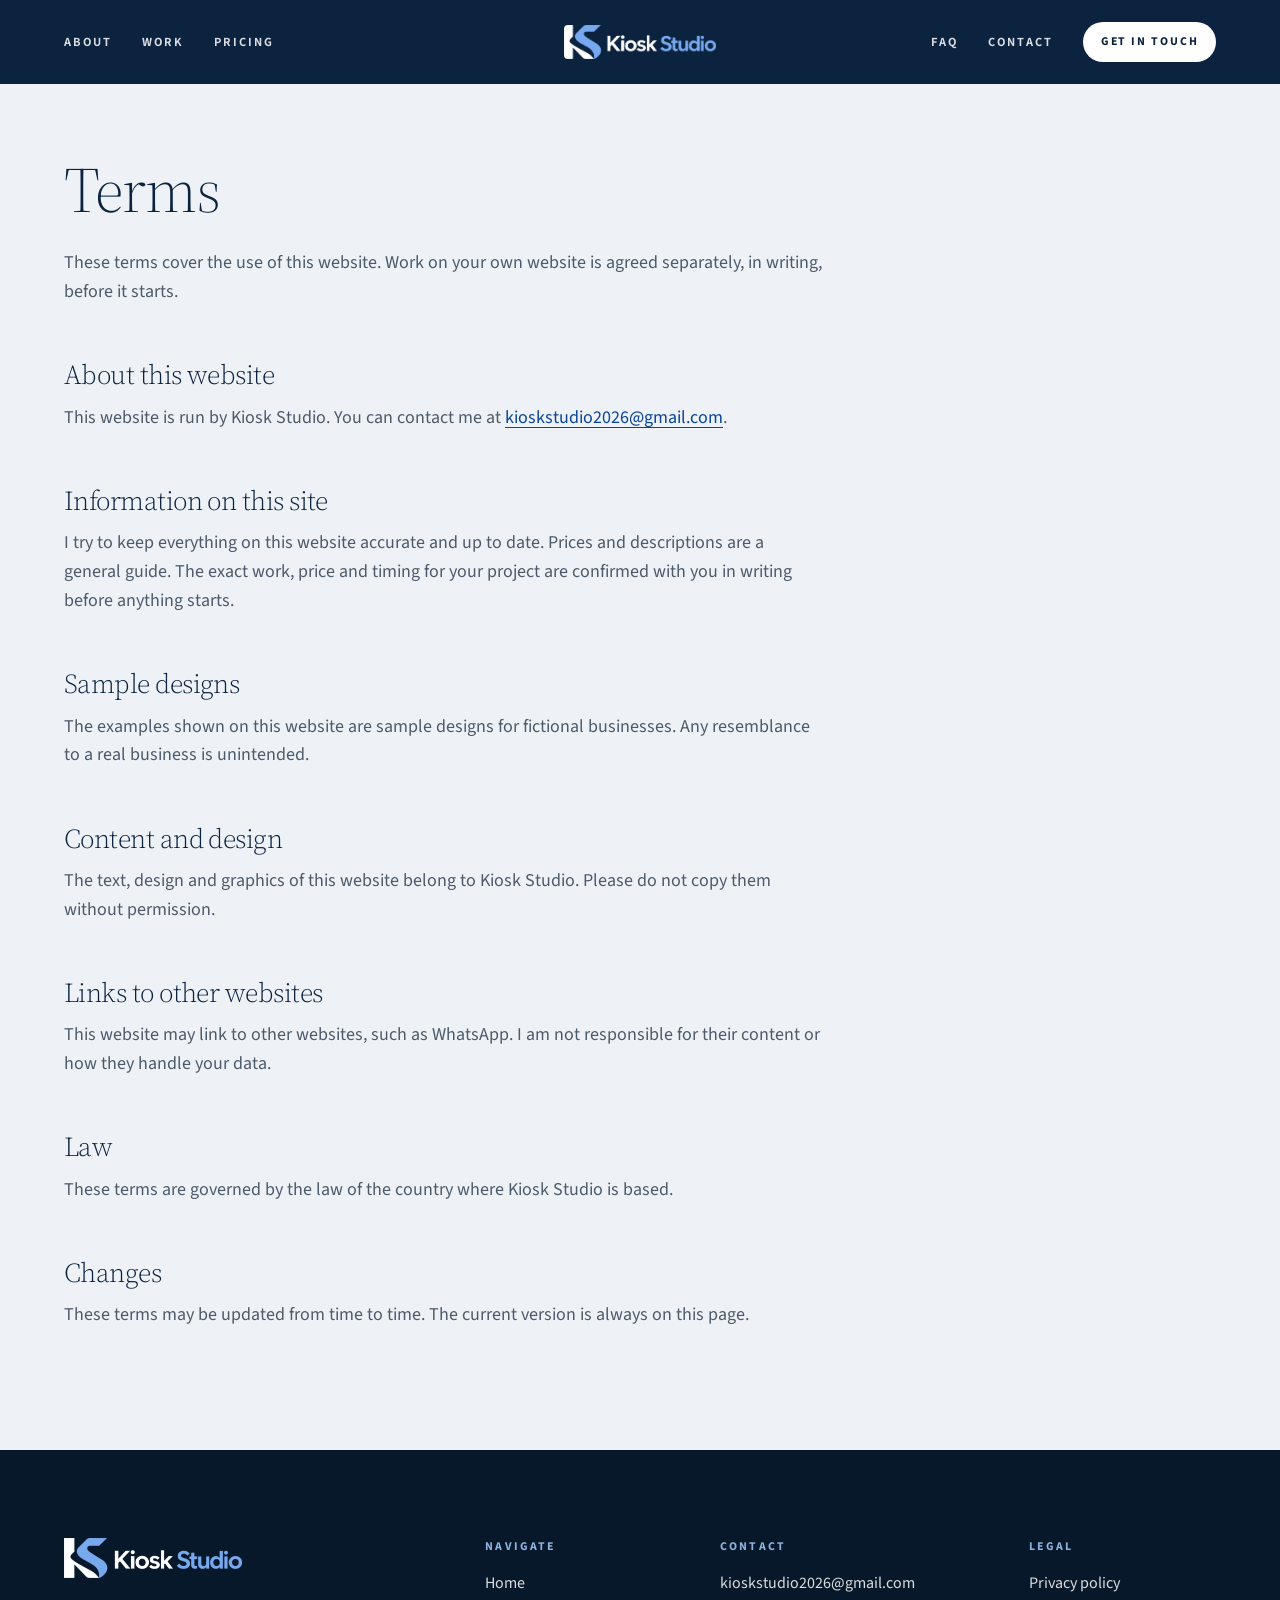
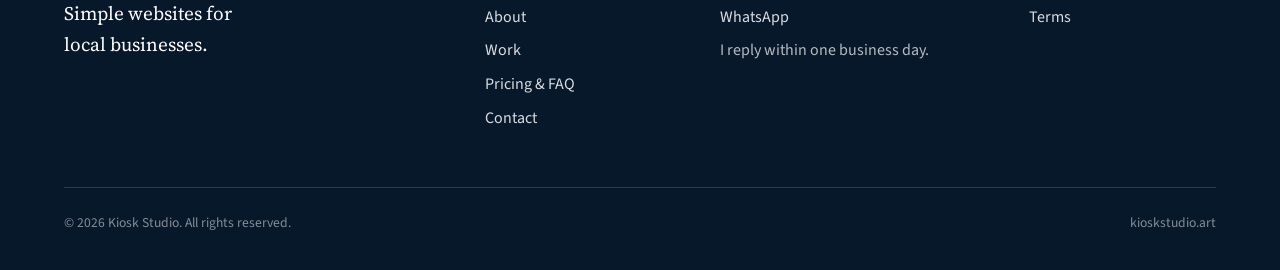
<file: site/terms.html>
<!doctype html>
<html lang="en" class="no-js">
<head>
  <meta charset="utf-8">
  <meta name="viewport" content="width=device-width, initial-scale=1">
  <meta http-equiv="Content-Security-Policy" content="default-src 'self'; img-src 'self' data:; style-src 'self'; script-src 'self'; connect-src 'self' https://formspree.io; form-action 'self' https://formspree.io mailto:; base-uri 'self'; object-src 'none'">
  <meta name="referrer" content="strict-origin-when-cross-origin">

  <title>Terms — Kiosk Studio</title>
  <meta name="description" content="The terms for using the Kiosk Studio website.">
  <link rel="canonical" href="https://kioskstudio.art/terms">
  <meta name="theme-color" content="#0c2340">

  <meta property="og:type" content="website">
  <meta property="og:site_name" content="Kiosk Studio">
  <meta property="og:title" content="Terms — Kiosk Studio">
  <meta property="og:description" content="The terms for using the Kiosk Studio website.">
  <meta property="og:url" content="https://kioskstudio.art/terms">
  <meta property="og:image" content="https://kioskstudio.art/assets/og-image.png">
  <meta property="og:image:width" content="1200">
  <meta property="og:image:height" content="630">
  <meta property="og:image:alt" content="Kiosk Studio — simple websites for local businesses">
  <meta name="twitter:card" content="summary_large_image">

  <link rel="icon" href="assets/favicon.png" type="image/png">
  <link rel="apple-touch-icon" href="assets/apple-touch-icon.png">
  <link rel="preload" href="fonts/source-serif-4.woff2" as="font" type="font/woff2" crossorigin>
  <link rel="preload" href="fonts/source-sans-3.woff2" as="font" type="font/woff2" crossorigin>
  <link rel="stylesheet" href="css/style.css?v=20261018">
  <script src="config.js?v=20261018" defer></script>
  <script src="js/main.js?v=20261018" defer></script>
</head>
<body>
  <a class="skip-link" href="#main">Skip to content</a>

  <header class="site-header">
    <div class="wrap header-inner">
      <a class="brand" href="./" aria-label="Kiosk Studio, home page">
        <img class="brand-logo" data-show-if="logo" data-src="logo" alt="Kiosk Studio" hidden>
        <span class="wordmark" data-hide-if="logo">Kiosk Studio</span>
      </a>

      <button class="nav-toggle" type="button" aria-expanded="false" aria-controls="site-nav">
        <span class="nav-toggle-bars" aria-hidden="true"></span>
        <span class="visually-hidden">Menu</span>
      </button>

      <nav id="site-nav" class="site-nav" aria-label="Main">
        <ul class="nav-left">
            <li class="nav-home"><a href="./">Home</a></li>
            <li><a href="about">About</a></li>
            <li><a href="work">Work</a></li>
            <li><a href="pricing">Pricing</a></li>
        </ul>
        <ul class="nav-right">
            <li><a href="pricing#faq">FAQ</a></li>
            <li><a href="contact">Contact</a></li>
            <li><a class="btn btn-pill nav-cta" href="contact">Get in touch</a></li>
        </ul>
      </nav>
    </div>
  </header>

  <main id="main">

    <section class="legal">
      <div class="wrap">
        <div class="legal-inner">
      <h1>Terms</h1>
      <p class="legal-updated" data-show-if="legal.lastUpdated" hidden>Last updated: <span data-text="legal.lastUpdated"></span></p>
      <p>These terms cover the use of this website. Work on your own website is agreed separately, in writing, before it starts.</p>

      <h2>About this website</h2>
      <p>This website is run by Kiosk Studio<span data-show-if="legal.name" hidden>, operated by <span data-text="legal.name"></span></span><span data-hide-if="legal.name"><span data-show-if="ownerName" hidden>, operated by <span data-text="ownerName"></span></span></span><span data-show-if="legal.address" hidden>, <span data-text="legal.address"></span></span>.<span data-show-if="email" hidden> You can contact me at <a data-href="email" data-format="mailto" data-text="email"></a>.</span><span data-hide-if="email"> You can contact me through the <a href="contact">contact section</a>.</span></p>

      <h2>Information on this site</h2>
      <p>I try to keep everything on this website accurate and up to date. Prices and descriptions are a general guide. The exact work, price and timing for your project are confirmed with you in writing before anything starts.</p>

      <h2>Sample designs</h2>
      <p>The examples shown on this website are sample designs for fictional businesses. Any resemblance to a real business is unintended.</p>

      <h2>Content and design</h2>
      <p>The text, design and graphics of this website belong to Kiosk Studio. Please do not copy them without permission.</p>

      <h2>Links to other websites</h2>
      <p>This website may link to other websites, such as WhatsApp. I am not responsible for their content or how they handle your data.</p>

      <h2>Law</h2>
      <p>These terms are governed by the law of <span data-show-if="legal.country" hidden><span data-text="legal.country"></span></span><span data-hide-if="legal.country">the country where Kiosk Studio is based</span>.</p>

      <h2>Changes</h2>
      <p>These terms may be updated from time to time. The current version is always on this page.</p>
        </div>
      </div>
    </section>
  </main>

  <footer class="site-footer">
    <div class="wrap">
      <div class="footer-grid">
        <div class="footer-brand">
          <img class="footer-logo" src="assets/logo-light.png" alt="Kiosk Studio" width="178" height="40" loading="lazy">
          <p>Simple websites for<br>local businesses.</p>
        </div>
        <div>
          <p class="footer-title">Navigate</p>
          <ul>
            <li><a href="./">Home</a></li>
            <li><a href="about">About</a></li>
            <li><a href="work">Work</a></li>
            <li><a href="pricing">Pricing &amp; FAQ</a></li>
            <li><a href="contact">Contact</a></li>
          </ul>
        </div>
        <div>
          <p class="footer-title">Contact</p>
          <ul>
            <li data-show-if="email" hidden><a data-href="email" data-format="mailto" data-text="email"></a></li>
            <li data-show-if="whatsapp" hidden><a data-href="whatsapp" data-format="whatsapp">WhatsApp</a></li>
            <li>I reply within one business day.</li>
            <li data-show-if="location" data-text="location" hidden></li>
          </ul>
        </div>
        <div>
          <p class="footer-title">Legal</p>
          <ul>
            <li><a href="privacy">Privacy policy</a></li>
            <li><a href="terms">Terms</a></li>
          </ul>
        </div>
      </div>
      <div class="footer-bottom">
        <p>© <span data-year></span> Kiosk Studio. All rights reserved.</p>
        <p>kioskstudio.art</p>
      </div>
    </div>
  </footer>
</body>
</html>
</file>
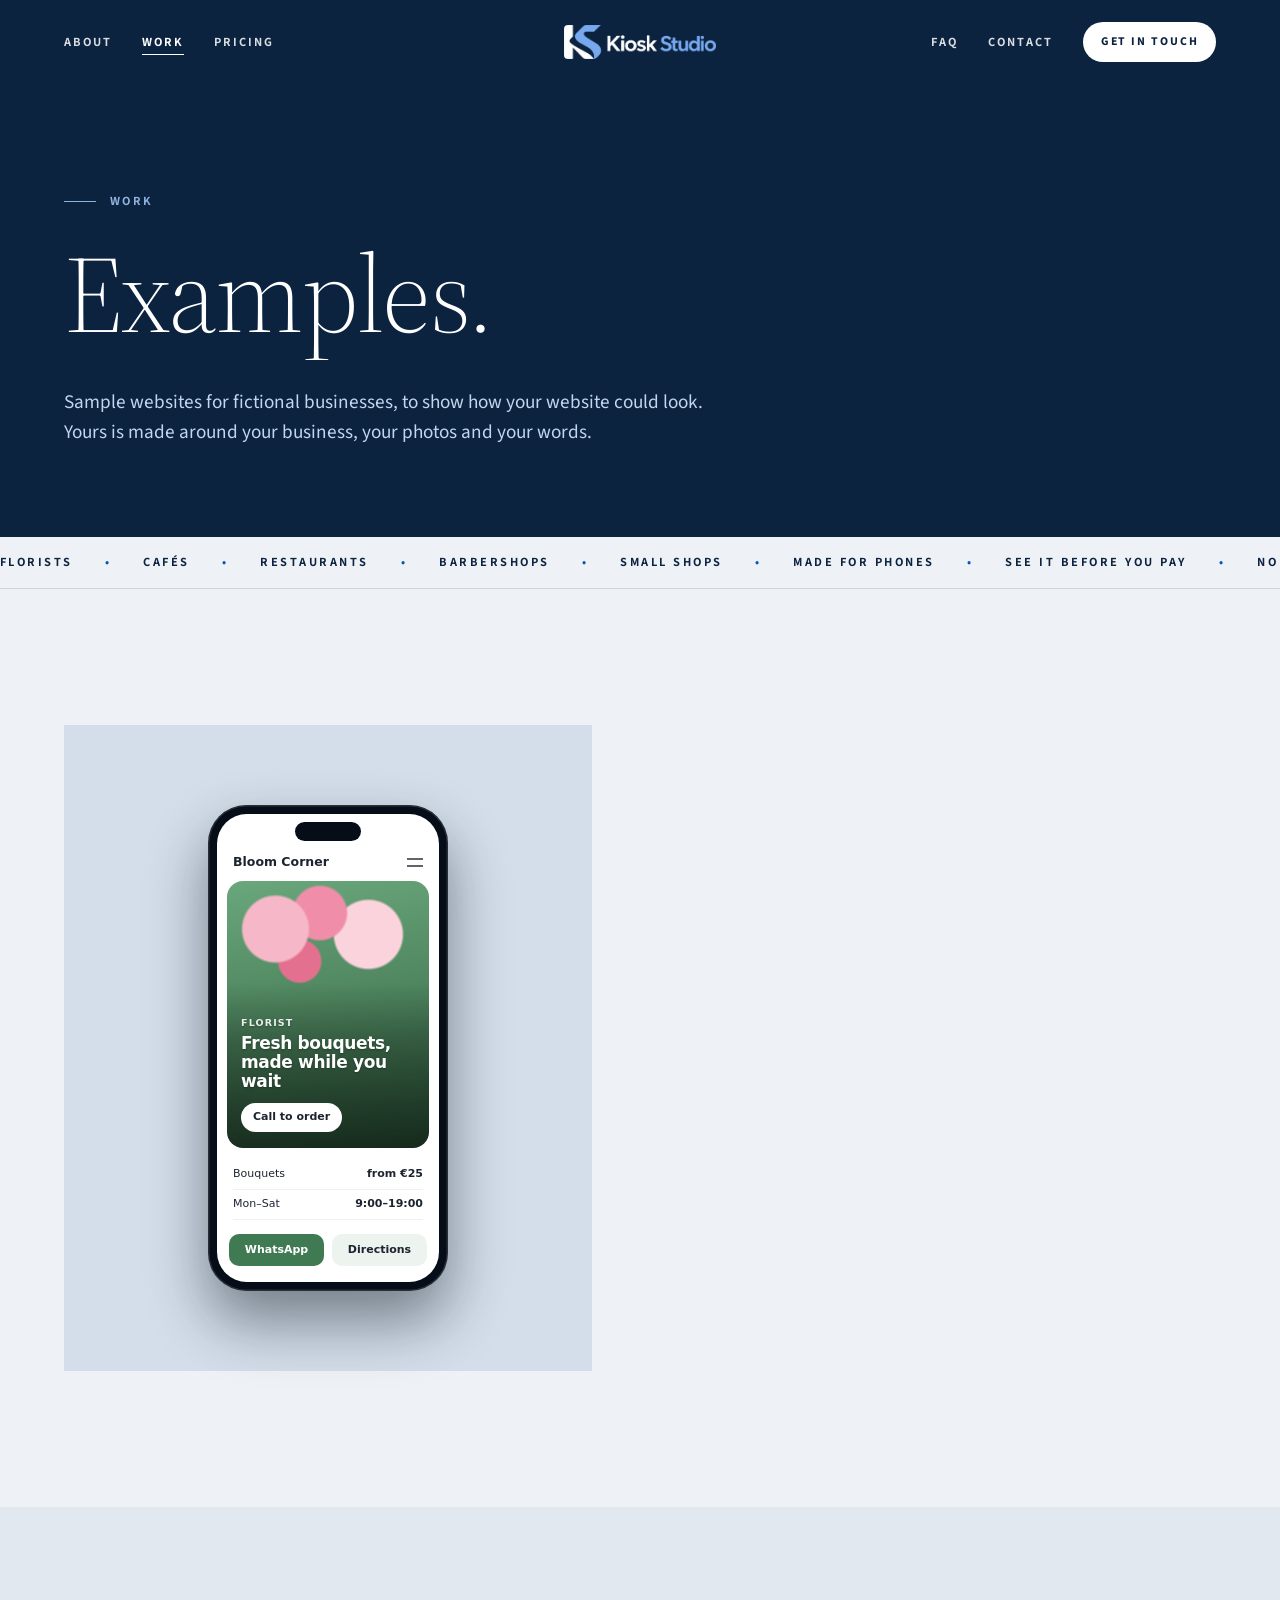
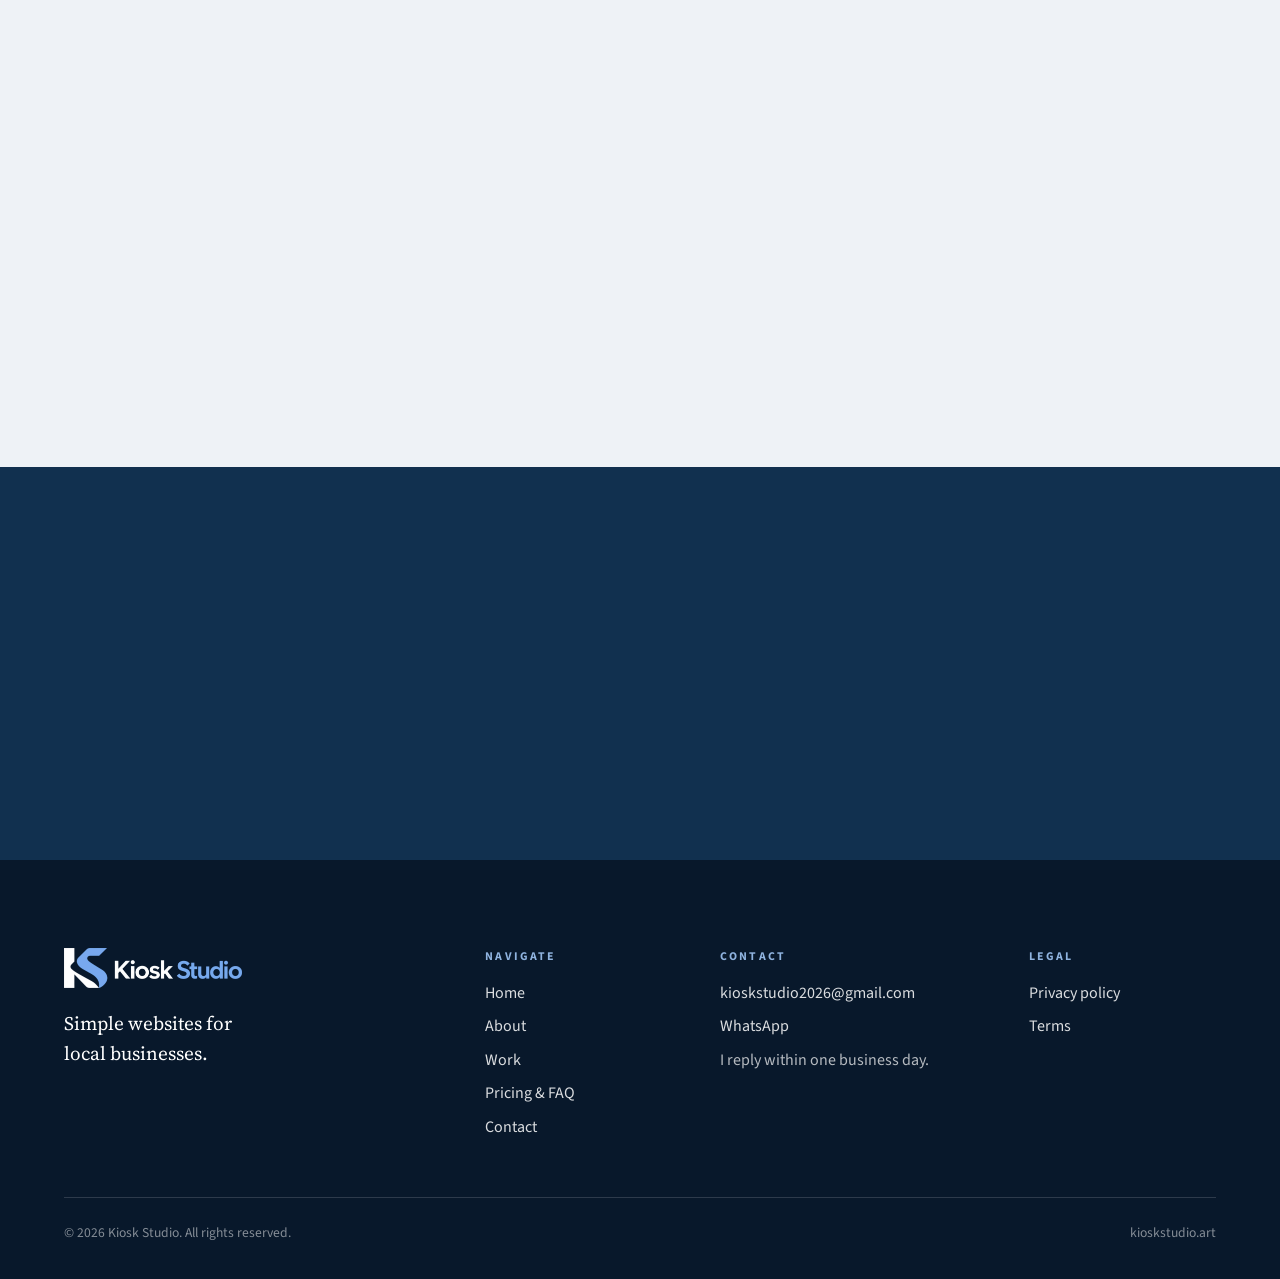
<file: site/work.html>
<!doctype html>
<html lang="en" class="no-js">
<head>
  <meta charset="utf-8">
  <meta name="viewport" content="width=device-width, initial-scale=1">
  <meta http-equiv="Content-Security-Policy" content="default-src 'self'; img-src 'self' data:; style-src 'self'; script-src 'self'; connect-src 'self' https://formspree.io; form-action 'self' https://formspree.io mailto:; base-uri 'self'; object-src 'none'">
  <meta name="referrer" content="strict-origin-when-cross-origin">

  <title>Work — Kiosk Studio</title>
  <meta name="description" content="Sample websites for fictional local businesses: a florist, a restaurant and a barbershop. See how your website could look.">
  <link rel="canonical" href="https://kioskstudio.art/work">
  <meta name="theme-color" content="#0c2340">

  <meta property="og:type" content="website">
  <meta property="og:site_name" content="Kiosk Studio">
  <meta property="og:title" content="Work — Kiosk Studio">
  <meta property="og:description" content="Sample websites for fictional local businesses: a florist, a restaurant and a barbershop. See how your website could look.">
  <meta property="og:url" content="https://kioskstudio.art/work">
  <meta property="og:image" content="https://kioskstudio.art/assets/og-image.png">
  <meta property="og:image:width" content="1200">
  <meta property="og:image:height" content="630">
  <meta property="og:image:alt" content="Kiosk Studio — simple websites for local businesses">
  <meta name="twitter:card" content="summary_large_image">

  <link rel="icon" href="assets/favicon.png" type="image/png">
  <link rel="apple-touch-icon" href="assets/apple-touch-icon.png">
  <link rel="preload" href="fonts/source-serif-4.woff2" as="font" type="font/woff2" crossorigin>
  <link rel="preload" href="fonts/source-sans-3.woff2" as="font" type="font/woff2" crossorigin>
  <link rel="stylesheet" href="css/style.css?v=20261018">
  <script src="config.js?v=20261018" defer></script>
  <script src="js/main.js?v=20261018" defer></script>
</head>
<body>
  <a class="skip-link" href="#main">Skip to content</a>

  <header class="site-header">
    <div class="wrap header-inner">
      <a class="brand" href="./" aria-label="Kiosk Studio, home page">
        <img class="brand-logo" data-show-if="logo" data-src="logo" alt="Kiosk Studio" hidden>
        <span class="wordmark" data-hide-if="logo">Kiosk Studio</span>
      </a>

      <button class="nav-toggle" type="button" aria-expanded="false" aria-controls="site-nav">
        <span class="nav-toggle-bars" aria-hidden="true"></span>
        <span class="visually-hidden">Menu</span>
      </button>

      <nav id="site-nav" class="site-nav" aria-label="Main">
        <ul class="nav-left">
            <li class="nav-home"><a href="./">Home</a></li>
            <li><a href="about">About</a></li>
            <li><a href="work" aria-current="page">Work</a></li>
            <li><a href="pricing">Pricing</a></li>
        </ul>
        <ul class="nav-right">
            <li><a href="pricing#faq">FAQ</a></li>
            <li><a href="contact">Contact</a></li>
            <li><a class="btn btn-pill nav-cta" href="contact">Get in touch</a></li>
        </ul>
      </nav>
    </div>
  </header>

  <main id="main">
    <section class="page-hero">
      <div class="wrap page-hero-inner">
        <div class="page-hero-copy">
          <p class="eyebrow" data-reveal>Work</p>
          <h1 class="mask" data-reveal><span>Examples.</span></h1>
          <p class="lead" data-reveal>Sample websites for fictional businesses, to show how your website could look. Yours is made around your business, your photos and your words.</p>
        </div>
      </div>
    </section>
    <div class="marquee" aria-hidden="true">
      <div class="marquee-track">
        <ul><li>Florists</li><li>Cafés</li><li>Restaurants</li><li>Barbershops</li><li>Small shops</li><li>Made for phones</li><li>See it before you pay</li><li>No monthly fee</li></ul>
        <ul><li>Florists</li><li>Cafés</li><li>Restaurants</li><li>Barbershops</li><li>Small shops</li><li>Made for phones</li><li>See it before you pay</li><li>No monthly fee</li></ul>
      </div>
    </div>

    <section class="section showcase" id="florist">
      <div class="wrap showcase-inner">
        <div class="showcase-visual" data-reveal>
          <div class="phone" aria-hidden="true">
              <div class="phone-screen m-florist">
                <div class="m-bar"><span class="m-logo">Bloom Corner</span><span class="m-burger"></span></div>
                <div class="m-hero">
                  <p class="m-kicker">Florist</p>
                  <p class="m-title">Fresh bouquets, made while you wait</p>
                  <span class="m-btn">Call to order</span>
                </div>
                <div class="m-rows">
                  <p><span>Bouquets</span><span>from €25</span></p>
                  <p><span>Mon–Sat</span><span>9:00–19:00</span></p>
                </div>
                <div class="m-actions"><span>WhatsApp</span><span>Directions</span></div>
              </div>
            </div>
        </div>
        <div class="showcase-copy">
          <p class="eyebrow" data-reveal>Sample 01 · Florist</p>
          <h2 class="mask" data-reveal><span>Bloom Corner</span></h2>
          <p data-reveal>A florist where people decide quickly: they want to see bouquets, prices and how to order.</p>
          <ul class="ticks" data-reveal><li>Bouquets and prices at a glance</li><li>Order by WhatsApp in one tap</li><li>Opening hours and directions</li></ul>
          <p class="showcase-link" data-reveal>
            <a class="btn btn-pill btn-primary" data-show-if="demoLinks.florist" data-href="demoLinks.florist" hidden>Visit the sample site</a>
            <span class="muted" data-hide-if="demoLinks.florist">The full sample site is on its way.</span>
          </p>
        </div>
      </div>
    </section>

    <section class="section showcase showcase--flip section--tint" id="restaurant">
      <div class="wrap showcase-inner">
        <div class="showcase-visual" data-reveal>
          <div class="phone" aria-hidden="true">
              <div class="phone-screen m-restaurant">
                <div class="m-bar"><span class="m-logo">Trattoria Olivo</span><span class="m-burger"></span></div>
                <div class="m-hero">
                  <p class="m-kicker">Restaurant</p>
                  <p class="m-title">Home-made pasta, every day</p>
                  <span class="m-btn">Book a table</span>
                </div>
                <div class="m-rows">
                  <p><span>Today's menu</span><span>View</span></p>
                  <p><span>Tue–Sun</span><span>12:00–22:30</span></p>
                </div>
                <div class="m-actions"><span>Call</span><span>Directions</span></div>
              </div>
            </div>
        </div>
        <div class="showcase-copy">
          <p class="eyebrow" data-reveal>Sample 02 · Restaurant</p>
          <h2 class="mask" data-reveal><span>Trattoria Olivo</span></h2>
          <p data-reveal>A restaurant whose guests want the menu, the opening hours and a table, without downloading a PDF.</p>
          <ul class="ticks" data-reveal><li>Today's menu, readable on a phone</li><li>Book a table by phone</li><li>Opening hours and directions</li></ul>
          <p class="showcase-link" data-reveal>
            <a class="btn btn-pill btn-primary" data-show-if="demoLinks.restaurant" data-href="demoLinks.restaurant" hidden>Visit the sample site</a>
            <span class="muted" data-hide-if="demoLinks.restaurant">The full sample site is on its way.</span>
          </p>
        </div>
      </div>
    </section>

    <section class="section showcase" id="barbershop">
      <div class="wrap showcase-inner">
        <div class="showcase-visual" data-reveal>
          <div class="phone" aria-hidden="true">
              <div class="phone-screen m-barber">
                <div class="m-bar"><span class="m-logo">Ferro Barbers</span><span class="m-burger"></span></div>
                <div class="m-hero">
                  <p class="m-kicker">Barbershop</p>
                  <p class="m-title">Cuts, shaves and beard trims</p>
                  <span class="m-btn">Book a chair</span>
                </div>
                <div class="m-rows">
                  <p><span>Haircut</span><span>€18</span></p>
                  <p><span>Beard trim</span><span>€10</span></p>
                </div>
                <div class="m-actions"><span>Call</span><span>WhatsApp</span></div>
              </div>
            </div>
        </div>
        <div class="showcase-copy">
          <p class="eyebrow" data-reveal>Sample 03 · Barbershop</p>
          <h2 class="mask" data-reveal><span>Ferro Barbers</span></h2>
          <p data-reveal>A barbershop where regulars just want the prices and a quick way to book a chair.</p>
          <ul class="ticks" data-reveal><li>Services and prices</li><li>Book by WhatsApp or phone</li><li>A dark, bold look that suits the shop</li></ul>
          <p class="showcase-link" data-reveal>
            <a class="btn btn-pill btn-primary" data-show-if="demoLinks.barbershop" data-href="demoLinks.barbershop" hidden>Visit the sample site</a>
            <span class="muted" data-hide-if="demoLinks.barbershop">The full sample site is on its way.</span>
          </p>
        </div>
      </div>
    </section>

    <section class="section">
      <div class="wrap">
        <p class="fine-print fine-print--center" data-reveal>All examples are fictional businesses, made to show the kind of website you get. Any resemblance to a real business is unintended.</p>
      </div>
    </section>

    <section class="cta-band">
      <div class="wrap cta-inner">
        <h2 class="mask" data-reveal><span>Tell me about your business.</span></h2>
        <div class="cta-actions" data-reveal>
          <a class="btn btn-pill btn-light" href="contact">Get in touch</a>
          <a class="text-link" data-show-if="whatsapp" data-href="whatsapp" data-format="whatsapp" hidden>WhatsApp <span aria-hidden="true">→</span></a>
        </div>
      </div>
    </section>
  </main>

  <footer class="site-footer">
    <div class="wrap">
      <div class="footer-grid">
        <div class="footer-brand">
          <img class="footer-logo" src="assets/logo-light.png" alt="Kiosk Studio" width="178" height="40" loading="lazy">
          <p>Simple websites for<br>local businesses.</p>
        </div>
        <div>
          <p class="footer-title">Navigate</p>
          <ul>
            <li><a href="./">Home</a></li>
            <li><a href="about">About</a></li>
            <li><a href="work">Work</a></li>
            <li><a href="pricing">Pricing &amp; FAQ</a></li>
            <li><a href="contact">Contact</a></li>
          </ul>
        </div>
        <div>
          <p class="footer-title">Contact</p>
          <ul>
            <li data-show-if="email" hidden><a data-href="email" data-format="mailto" data-text="email"></a></li>
            <li data-show-if="whatsapp" hidden><a data-href="whatsapp" data-format="whatsapp">WhatsApp</a></li>
            <li>I reply within one business day.</li>
            <li data-show-if="location" data-text="location" hidden></li>
          </ul>
        </div>
        <div>
          <p class="footer-title">Legal</p>
          <ul>
            <li><a href="privacy">Privacy policy</a></li>
            <li><a href="terms">Terms</a></li>
          </ul>
        </div>
      </div>
      <div class="footer-bottom">
        <p>© <span data-year></span> Kiosk Studio. All rights reserved.</p>
        <p>kioskstudio.art</p>
      </div>
    </div>
  </footer>
</body>
</html>
</file>
<file: site/css/style.css>
/* Kiosk Studio — main stylesheet
   Mobile first: base styles are for phones; wider screens are added in
   the media queries near the end of each block. */

/* ---------- Fonts (stored in this repo, no outside services) ---------- */
@font-face {
  font-family: "Source Serif 4";
  src: url("../fonts/source-serif-4.woff2") format("woff2");
  font-weight: 200 900;
  font-style: normal;
  font-display: swap;
}
@font-face {
  font-family: "Source Serif 4";
  src: url("../fonts/source-serif-4-italic.woff2") format("woff2");
  font-weight: 200 900;
  font-style: italic;
  font-display: swap;
}
@font-face {
  font-family: "Source Sans 3";
  src: url("../fonts/source-sans-3.woff2") format("woff2");
  font-weight: 200 900;
  font-style: normal;
  font-display: swap;
}

/* ---------- Design tokens ---------- */
:root {
  --navy-950: #08182b;
  --navy-900: #0c2340;
  --navy-800: #11304f;
  --navy-700: #1b3f66;
  --blue-600: #08459a;
  --blue-500: #0a54b5;
  --blue-300: #8fb3df;
  --blue-200: #c2d6ee;
  --paper: #eef2f6;
  --tint: #e1e8f0;
  --panel: #d3deea;
  --gray-500: #7b8796;
  --gray-600: #4d5a6a;
  --gray-800: #1f2b3a;
  --white: #ffffff;

  --text: var(--gray-800);
  --text-muted: var(--gray-600);
  --rule: rgba(12, 35, 64, .15);
  --rule-light: rgba(255, 255, 255, .15);
  --focus: #ffb547;

  --serif: "Source Serif 4", Georgia, "Times New Roman", serif;
  --sans: "Source Sans 3", system-ui, -apple-system, "Segoe UI", Roboto, Arial, sans-serif;

  --gutter: clamp(20px, 5vw, 80px);
  --wrap: 1360px;
  --header-h: 64px;
  --marquee-h: 52px;
  --ease: cubic-bezier(.2, .7, .2, 1);
}

/* ---------- Base ---------- */
*, *::before, *::after { box-sizing: border-box; }

html { -webkit-text-size-adjust: 100%; scroll-padding-top: calc(var(--header-h) + 16px); }
@media (prefers-reduced-motion: no-preference) {
  html { scroll-behavior: smooth; }
}

body {
  margin: 0;
  font-family: var(--sans);
  font-size: 1.125rem;
  line-height: 1.6;
  color: var(--text);
  background: var(--paper);
  -webkit-font-smoothing: antialiased;
}
body.menu-open { overflow: hidden; }

img, svg { display: block; max-width: 100%; }
img { height: auto; }

h1, h2, h3 { margin: 0; font-weight: 400; text-wrap: balance; }
h1, h2 {
  font-family: var(--serif);
  font-optical-sizing: auto;
  font-weight: 300;
  letter-spacing: -0.02em;
  line-height: 1.06;
}
h1 { font-size: clamp(3rem, 8.5vw, 7rem); }
h2 { font-size: clamp(2.1rem, 4.4vw, 3.6rem); color: var(--navy-900); }
h3 { font-size: 1.2rem; font-weight: 650; line-height: 1.3; color: var(--navy-900); }
p { margin: 0 0 1em; }
p:last-child { margin-bottom: 0; }

a { color: var(--blue-600); text-underline-offset: .2em; text-decoration-thickness: 1px; }
a:hover { text-decoration-thickness: 2px; }

:focus-visible { outline: 3px solid var(--focus); outline-offset: 3px; }
[hidden] { display: none !important; }

.visually-hidden {
  position: absolute !important;
  width: 1px; height: 1px;
  overflow: hidden;
  clip: rect(0 0 0 0);
  white-space: nowrap;
}

.skip-link {
  position: absolute;
  left: 12px; top: -60px;
  z-index: 100;
  padding: 10px 16px;
  background: var(--white);
  color: var(--navy-900);
  font-weight: 700;
}
.skip-link:focus { top: 12px; }

.wrap { width: 100%; max-width: var(--wrap); margin: 0 auto; padding: 0 var(--gutter); }

.muted { color: var(--text-muted); }

/* Small uppercase label with a short line before it. */
.eyebrow {
  display: flex;
  align-items: center;
  gap: 14px;
  margin-bottom: 24px;
  font-size: .78rem;
  font-weight: 650;
  letter-spacing: .2em;
  text-transform: uppercase;
  color: var(--blue-500);
}
.eyebrow::before { content: ""; width: 32px; height: 1px; background: currentColor; }

.lead { max-width: 34em; font-size: clamp(1.1rem, 1.5vw, 1.3rem); line-height: 1.55; }

/* ---------- Buttons and links ---------- */
.btn {
  display: inline-flex;
  align-items: center;
  justify-content: center;
  min-height: 48px;
  padding: .85em 1.7em;
  border: 1.5px solid transparent;
  border-radius: 999px;
  font: inherit;
  font-size: .82rem;
  font-weight: 700;
  letter-spacing: .14em;
  line-height: 1.2;
  text-transform: uppercase;
  text-align: center;
  text-decoration: none;
  cursor: pointer;
  transition: background-color .25s, color .25s, border-color .25s, transform .25s var(--ease);
}
.btn:hover { transform: translateY(-2px); }
.btn-primary { background: var(--blue-500); color: var(--white); }
.btn-primary:hover { background: var(--blue-600); }
.btn-light { background: var(--white); color: var(--navy-900); }
.btn-light:hover { background: var(--blue-200); }

/* Uppercase link with an arrow, used for "See the work →" etc. */
.text-link {
  display: inline-flex;
  align-items: center;
  gap: .6em;
  padding-bottom: 4px;
  border-bottom: 1px solid currentColor;
  font-size: .82rem;
  font-weight: 700;
  letter-spacing: .14em;
  text-transform: uppercase;
  text-decoration: none;
}
.text-link span { transition: transform .25s var(--ease); }
.text-link:hover span { transform: translateX(4px); }

/* ---------- Header ---------- */
.site-header {
  position: sticky;
  top: 0;
  z-index: 50;
  background: var(--navy-900);
  color: var(--white);
}
.header-inner {
  display: flex;
  align-items: center;
  justify-content: space-between;
  min-height: var(--header-h);
}

.brand { position: relative; z-index: 2; display: inline-flex; align-items: center; color: var(--white); text-decoration: none; }
.wordmark { font-family: var(--serif); font-size: 1.35rem; font-weight: 500; }
/* The logo image sits on a white badge so any logo stays legible on dark blue.
   Set logoOnDark: true in config.js to remove the badge. */
.brand-logo {
  height: 34px;
  width: auto;
  max-width: 200px;
  object-fit: contain;
  padding: 5px 10px;
  background: var(--white);
  border-radius: 4px;
}
.logo-on-dark .brand-logo { padding: 0; background: none; }

.nav-toggle {
  position: relative;
  z-index: 2;
  display: inline-flex;
  align-items: center;
  justify-content: center;
  width: 48px; height: 48px;
  margin-right: -12px;
  padding: 0;
  border: 0;
  background: none;
  color: var(--white);
  cursor: pointer;
}
.nav-toggle-bars,
.nav-toggle-bars::before,
.nav-toggle-bars::after {
  display: block;
  width: 24px; height: 1.5px;
  background: currentColor;
  transition: transform .3s var(--ease), background-color .3s;
}
.nav-toggle-bars { position: relative; }
.nav-toggle-bars::before,
.nav-toggle-bars::after { content: ""; position: absolute; left: 0; }
.nav-toggle-bars::before { top: -7px; }
.nav-toggle-bars::after { top: 7px; }
.nav-toggle[aria-expanded="true"] .nav-toggle-bars { background: transparent; }
.nav-toggle[aria-expanded="true"] .nav-toggle-bars::before { transform: translateY(7px) rotate(45deg); }
.nav-toggle[aria-expanded="true"] .nav-toggle-bars::after { transform: translateY(-7px) rotate(-45deg); }

/* Phone menu: a full-screen dark panel with large links. */
.site-nav {
  position: fixed;
  inset: 0;
  z-index: 1;
  display: flex;
  flex-direction: column;
  justify-content: center;
  gap: 8px;
  padding: calc(var(--header-h) + 24px) var(--gutter) 40px;
  background: var(--navy-900);
  opacity: 0;
  visibility: hidden;
  transition: opacity .35s var(--ease), visibility .35s;
}
.site-nav.is-open { opacity: 1; visibility: visible; }
.site-nav ul { list-style: none; margin: 0; padding: 0; }
.site-nav a {
  display: block;
  padding: 8px 0;
  color: var(--white);
  font-family: var(--serif);
  font-size: clamp(2rem, 9vw, 2.8rem);
  font-weight: 300;
  line-height: 1.15;
  text-decoration: none;
}
.site-nav a[aria-current="page"] { color: var(--blue-300); }
.site-nav .nav-cta {
  display: inline-flex;
  margin-top: 28px;
  padding: .85em 1.7em;
  font-family: var(--sans);
  font-size: .82rem;
  font-weight: 700;
  line-height: 1.2;
  background: var(--white);
  color: var(--navy-900);
}

/* Without JavaScript the menu is a simple row of links. */
.no-js .header-inner { flex-wrap: wrap; }
.no-js .nav-toggle { display: none; }
.no-js .site-nav { position: static; opacity: 1; visibility: visible; flex-direction: row; flex-wrap: wrap; padding: 0 0 14px; background: none; }
.no-js .site-nav ul { display: flex; flex-wrap: wrap; gap: 0 18px; }
.no-js .site-nav a,
.no-js .site-nav .nav-cta { font-family: var(--sans); font-size: 1rem; padding: 4px 0; margin: 0; background: none; color: var(--white); }

@media (min-width: 1060px) {
  :root { --header-h: 84px; }
  .header-inner,
  .no-js .header-inner {
    display: grid;
    grid-template-columns: 1fr auto 1fr;
    grid-template-areas: "left brand right";
  }
  .brand { grid-area: brand; }
  .nav-toggle { display: none; }
  .site-nav,
  .no-js .site-nav { display: contents; opacity: 1; visibility: visible; }
  .nav-left { grid-area: left; }
  .nav-right { grid-area: right; justify-self: end; }
  .site-nav ul,
  .no-js .site-nav ul { display: flex; align-items: center; gap: 30px; }
  .nav-home { display: none; }
  .site-nav a,
  .no-js .site-nav a {
    position: relative;
    padding: 6px 0;
    font-family: var(--sans);
    font-size: .78rem;
    font-weight: 650;
    letter-spacing: .16em;
    text-transform: uppercase;
    color: rgba(255, 255, 255, .85);
  }
  .site-nav a:hover { color: var(--white); }
  .site-nav a:not(.nav-cta)::after {
    content: "";
    position: absolute;
    left: 0; right: 0; bottom: 0;
    height: 1px;
    background: currentColor;
    transform: scaleX(0);
    transform-origin: left;
    transition: transform .3s var(--ease);
  }
  .site-nav a:hover::after,
  .site-nav a[aria-current="page"]::after { transform: scaleX(1); }
  .site-nav a[aria-current="page"] { color: var(--white); }
  .site-nav .nav-cta,
  .no-js .site-nav .nav-cta { margin: 0; min-height: 40px; padding: .7em 1.4em; font-size: .74rem; background: var(--white); color: var(--navy-900); }
  .site-nav .nav-cta:hover { background: var(--blue-200); }
}

/* ---------- Scroll animations ----------
   Only when JavaScript runs (main.js adds .js); otherwise everything is shown. */
.js [data-reveal] {
  opacity: 0;
  transform: translateY(28px);
  transition: opacity .9s var(--ease), transform .9s var(--ease);
  transition-delay: var(--delay, 0s);
}
.js [data-reveal].is-visible { opacity: 1; transform: none; }

/* Headings slide up from behind a mask. */
.mask { overflow: hidden; padding-bottom: .08em; }
.mask > span { display: block; }
.js .mask[data-reveal] { opacity: 1; transform: none; }
.js .mask[data-reveal] > span { transform: translateY(105%); transition: transform 1.1s var(--ease); transition-delay: var(--delay, 0s); }
.js .mask[data-reveal].is-visible > span { transform: none; }

/* ---------- Hero (home) ---------- */
.hero {
  display: flex;
  align-items: center;
  min-height: calc(100vh - var(--header-h) - var(--marquee-h));
  min-height: calc(100svh - var(--header-h) - var(--marquee-h));
  padding: 56px 0 64px;
  background: var(--navy-900);
  color: var(--white);
}
.hero-inner { display: grid; gap: 64px; align-items: center; }
.hero .eyebrow,
.page-hero .eyebrow { color: var(--blue-300); }
.hero h1 { max-width: 14ch; margin-bottom: 28px; font-size: clamp(3rem, 6.6vw, 6rem); }
.hero .lead,
.page-hero .lead { color: var(--blue-200); }
.hero-actions { display: flex; flex-wrap: wrap; align-items: center; gap: 24px 36px; margin-top: 40px; }
.hero .text-link { color: var(--white); }
.hero-visual { justify-self: center; text-align: center; }
.visual-note { margin-top: 18px; font-size: .78rem; font-weight: 650; letter-spacing: .16em; text-transform: uppercase; color: var(--blue-300); }

@media (min-width: 960px) {
  .hero-inner { grid-template-columns: minmax(0, 1fr) auto; gap: 96px; }
}

/* ---------- Page hero (inner pages) ---------- */
.page-hero {
  padding: clamp(72px, 12vh, 140px) 0 clamp(64px, 10vh, 112px);
  background: var(--navy-900);
  color: var(--white);
}
.page-hero h1 { margin-bottom: 28px; }
.page-hero-inner { display: grid; gap: 56px; align-items: end; }

@media (min-width: 960px) {
  .page-hero-inner--split { grid-template-columns: minmax(0, 1fr) minmax(300px, 440px); gap: 96px; }
}

/* ---------- Marquee ---------- */
.marquee {
  overflow: hidden;
  height: var(--marquee-h);
  display: flex;
  align-items: center;
  background: var(--paper);
  border-bottom: 1px solid var(--rule);
  color: var(--navy-900);
}
.marquee-track { display: flex; width: max-content; animation: marquee 40s linear infinite; }
.marquee ul { display: flex; list-style: none; margin: 0; padding: 0; }
.marquee li {
  display: flex;
  align-items: center;
  font-size: .78rem;
  font-weight: 650;
  letter-spacing: .2em;
  text-transform: uppercase;
  white-space: nowrap;
}
.marquee li::after { content: "•"; margin: 0 32px; color: var(--blue-500); }
@keyframes marquee { to { transform: translateX(-50%); } }

/* ---------- Sections ---------- */
.section { padding: 88px 0; }
.section--tint { background: var(--tint); }

.split { display: grid; gap: 32px; }
.split--head { margin-bottom: 56px; }
.split-copy { max-width: 36em; color: var(--text-muted); }
.split-copy .text-link { margin-top: 12px; }
.split-note { font-weight: 650; color: var(--navy-900); }

@media (min-width: 960px) {
  .section { padding: 136px 0; }
  .split { grid-template-columns: 1fr 1fr; gap: 96px; align-items: end; }
  .split--head { margin-bottom: 72px; }
}

/* ---------- Facts ---------- */
.facts { list-style: none; margin: 80px 0 0; padding: 0; display: grid; gap: 0; }
.facts li { display: grid; gap: 6px; padding: 28px 0; border-top: 1px solid var(--rule); }
.facts strong {
  font-family: var(--serif);
  font-size: clamp(2.6rem, 5vw, 4rem);
  font-weight: 300;
  line-height: 1;
  color: var(--navy-900);
}
.facts span { max-width: 22em; color: var(--text-muted); }
@media (min-width: 760px) {
  .facts { grid-template-columns: repeat(3, 1fr); column-gap: 48px; }
}

/* ---------- Gallery (home) ---------- */
.gallery { display: grid; gap: 64px; }
.gallery-item {
  display: grid;
  justify-items: center;
  gap: 24px;
  padding: 48px 24px 32px;
  background: var(--panel);
  color: var(--navy-900);
  text-decoration: none;
}
.gallery-item .phone { width: 220px; transition: transform .6s var(--ease); }
.gallery-item:hover .phone { transform: translateY(-10px); }
.gallery-caption { font-family: var(--serif); font-size: 1.5rem; font-weight: 400; }
.gallery-caption span {
  display: block;
  margin-bottom: 2px;
  font-family: var(--sans);
  font-size: .74rem;
  font-weight: 650;
  letter-spacing: .18em;
  text-transform: uppercase;
  color: var(--blue-500);
  text-align: center;
}
.gallery-caption { text-align: center; }
@media (min-width: 820px) {
  .gallery { grid-template-columns: repeat(3, 1fr); gap: 24px; }
  .gallery-item:nth-child(2) { margin-top: 56px; }
}
@media (min-width: 820px) and (max-width: 1100px) {
  .gallery-item .phone { width: 190px; }
}

/* ---------- Steps ---------- */
.steps { list-style: none; margin: 0; padding: 0; display: grid; }
.steps li { padding: 28px 0 36px; border-top: 1px solid var(--rule); }
.step-number { display: block; margin-bottom: 28px; font-family: var(--serif); font-size: 1.1rem; color: var(--blue-500); }
.steps h3 { margin-bottom: 10px; font-family: var(--serif); font-size: 1.7rem; font-weight: 400; }
.steps p { max-width: 26em; color: var(--text-muted); }
@media (min-width: 820px) {
  .steps { grid-template-columns: repeat(3, 1fr); column-gap: 48px; }
}

/* ---------- Call to action band ---------- */
.cta-band { padding: 112px 0; background: var(--navy-800); color: var(--white); }
.cta-inner { display: grid; gap: 40px; }
.cta-band h2 { max-width: 14ch; color: var(--white); font-size: clamp(2.4rem, 6vw, 5rem); }
.cta-actions { display: flex; flex-wrap: wrap; align-items: center; gap: 24px 36px; }
.cta-band .text-link { color: var(--white); }
@media (min-width: 960px) {
  .cta-inner { grid-template-columns: 1fr auto; align-items: end; }
}

/* ---------- About ---------- */
.portrait {
  position: relative;
  width: 100%;
  max-width: 440px;
  aspect-ratio: 4 / 5;
  overflow: hidden;
  background: var(--navy-700);
}
.portrait-img { width: 100%; height: 100%; object-fit: cover; }
.portrait-empty { display: grid; place-items: center; width: 100%; height: 100%; }
.portrait-empty img { width: 30%; opacity: .35; filter: grayscale(1) brightness(3); }

.rows { list-style: none; margin: 0; padding: 0; border-bottom: 1px solid var(--rule); }
.rows li { display: grid; gap: 6px; padding: 28px 0; border-top: 1px solid var(--rule); }
.rows strong { font-family: var(--serif); font-size: clamp(1.5rem, 2.6vw, 2rem); font-weight: 300; line-height: 1.2; color: var(--navy-900); }
.rows span { color: var(--text-muted); max-width: 32em; }
@media (min-width: 820px) {
  .rows li { grid-template-columns: 1fr 1fr; gap: 48px; align-items: baseline; }
}

/* ---------- Phone mockups ---------- */
.phone {
  position: relative;
  width: 240px;
  aspect-ratio: 240 / 486;
  padding: 9px;
  border-radius: 38px;
  background: #050d18;
  box-shadow: 0 30px 60px rgba(3, 10, 20, .45), inset 0 0 0 1.5px rgba(255, 255, 255, .14);
}
.phone::before {
  content: "";
  position: absolute;
  top: 17px; left: 50%;
  width: 66px; height: 19px;
  transform: translateX(-50%);
  border-radius: 999px;
  background: #050d18;
  z-index: 2;
}
.phone--hero { width: 280px; }

.phone-screen {
  --m-bg: #fff;
  --m-ink: #1c2430;
  --m-accent: #2a6bbd;
  --m-soft: #eef2f6;
  display: flex;
  flex-direction: column;
  height: 100%;
  overflow: hidden;
  border-radius: 30px;
  background: var(--m-bg);
  color: var(--m-ink);
  font-family: system-ui, -apple-system, "Segoe UI", Roboto, sans-serif;
  font-size: 11px;
  line-height: 1.35;
  text-align: left;
}
.m-bar { display: flex; justify-content: space-between; align-items: center; padding: 40px 16px 10px; }
.m-logo { font-weight: 800; font-size: 12.5px; }
.m-burger { width: 16px; height: 9px; border-block: 2px solid currentColor; opacity: .7; }
.m-hero {
  flex: 1;
  display: flex;
  flex-direction: column;
  justify-content: flex-end;
  margin: 0 10px;
  padding: 16px 14px;
  border-radius: 16px;
  color: #fff;
  background: linear-gradient(to top, rgba(0, 0, 0, .55) 0%, rgba(0, 0, 0, .25) 40%, transparent 62%), var(--m-art);
  text-shadow: 0 1px 2px rgba(0, 0, 0, .3);
}
.m-kicker { margin: 0 0 4px; font-size: 9.5px; font-weight: 700; text-transform: uppercase; letter-spacing: .12em; opacity: .9; }
.m-title { margin: 0 0 12px; font-size: 17px; font-weight: 800; line-height: 1.12; letter-spacing: -0.02em; }
.m-btn { align-self: flex-start; padding: 7px 12px; border-radius: 999px; background: #fff; color: var(--m-ink); font-weight: 700; text-shadow: none; }
.m-rows { padding: 12px 16px 4px; }
.m-rows p { display: flex; justify-content: space-between; margin: 0; padding: 7px 0; border-bottom: 1px solid var(--m-soft); }
.m-rows p span:last-child { font-weight: 700; }
.m-actions { display: grid; grid-template-columns: 1fr 1fr; gap: 8px; padding: 10px 12px 16px; }
.m-actions span { padding: 9px 0; border-radius: 10px; background: var(--m-accent); color: #fff; font-weight: 700; text-align: center; }
.m-actions span + span { background: var(--m-soft); color: var(--m-ink); }

/* Each sample has its own palette, to show that client sites can look different. */
.m-cafe {
  --m-accent: #8a5a3b;
  --m-soft: #f2ebe4;
  --m-art:
    radial-gradient(circle at 76% 24%, #e9c9a1 0 16%, transparent 16.5%),
    radial-gradient(circle at 76% 24%, #6b3f24 0 23%, transparent 23.5%),
    linear-gradient(160deg, #b9805a, #5a3420);
}
.m-florist {
  --m-accent: #3f7a52;
  --m-soft: #edf3ee;
  --m-art:
    radial-gradient(circle at 24% 18%, #f6b8c8 0 12%, transparent 13%),
    radial-gradient(circle at 46% 12%, #f08da8 0 10%, transparent 11%),
    radial-gradient(circle at 70% 20%, #fbd3dc 0 13%, transparent 14%),
    radial-gradient(circle at 36% 30%, #e3708f 0 9%, transparent 10%),
    linear-gradient(170deg, #6aa77b 0%, #2f5e3e 100%);
}
.m-restaurant {
  --m-ink: #2a1d16;
  --m-accent: #b4462f;
  --m-soft: #f6ece6;
  --m-art:
    radial-gradient(circle at 50% 26%, #f3e3c3 0 15%, transparent 15.5%),
    radial-gradient(circle at 50% 26%, #fff 0 21%, transparent 21.5%),
    linear-gradient(165deg, #c55a3c, #6e2416);
}
.m-barber {
  --m-bg: #14181f;
  --m-ink: #f2f4f7;
  --m-accent: #c8a252;
  --m-soft: #252b35;
  --m-art:
    repeating-linear-gradient(135deg, rgba(255,255,255,.12) 0 10px, transparent 10px 20px),
    linear-gradient(160deg, #3b4352, #171b22);
}
.m-barber .m-btn { background: var(--m-accent); color: #14181f; }
.m-barber .m-actions span:first-child { color: #14181f; }


/* ---------- Work: showcase ---------- */
.showcase-inner { display: grid; gap: 48px; align-items: center; }
.showcase-visual { display: grid; place-items: center; padding: 56px 24px; background: var(--panel); }
.section--tint .showcase-visual { background: var(--paper); }
.showcase-copy { max-width: 34em; color: var(--text-muted); }
.showcase-copy h2 { margin-bottom: 20px; }
.showcase-copy .ticks { margin: 28px 0 32px; }
@media (min-width: 960px) {
  .showcase-inner { grid-template-columns: 1fr 1fr; gap: 96px; }
  .showcase--flip .showcase-visual { order: 2; }
  .showcase-visual { padding: 80px 24px; }
}
.fine-print { font-size: 1rem; color: var(--text-muted); max-width: 40em; }
.fine-print--center { margin: 0 auto; text-align: center; }

/* ---------- Pricing ---------- */
.plan { display: grid; gap: 8px 64px; padding-top: 32px; border-top: 2px solid var(--navy-900); }
.plan h3 { font-size: .82rem; font-weight: 700; letter-spacing: .16em; text-transform: uppercase; color: var(--blue-500); }
.plan-price {
  margin: 14px 0 10px;
  font-family: var(--serif);
  font-size: clamp(2.6rem, 5vw, 4.2rem);
  font-weight: 300;
  line-height: 1.05;
  letter-spacing: -0.02em;
  color: var(--navy-900);
}
.plan-price small { font-family: var(--sans); font-size: 1rem; letter-spacing: 0; color: var(--text-muted); }
.plan-note { color: var(--text-muted); max-width: 28em; }
.ticks { list-style: none; margin: 24px 0 0; padding: 0; }
.ticks li { position: relative; padding: 10px 0 10px 28px; border-top: 1px solid var(--rule); }
.ticks li:first-child { border-top: 0; }
.ticks li::before {
  content: "";
  position: absolute;
  left: 2px; top: 1.1em;
  width: 12px; height: 7px;
  border-left: 2px solid var(--blue-500);
  border-bottom: 2px solid var(--blue-500);
  transform: rotate(-45deg);
}
.pricing-foot { display: grid; gap: 24px; justify-items: start; margin-top: 48px; }
@media (min-width: 820px) {
  .plan { grid-template-columns: 1fr 1fr; align-items: start; }
  .plan .ticks { margin-top: 0; }
  .pricing-foot { grid-template-columns: auto 1fr; align-items: center; gap: 40px; }
}

.promises { list-style: none; margin: 0; padding: 0; display: grid; }
.promises li { padding: 24px 0 28px; border-top: 1px solid var(--rule); color: var(--text-muted); }
.promises span { display: block; margin-bottom: 14px; font-family: var(--serif); color: var(--blue-500); }
.promises strong { display: block; margin-bottom: 6px; font-family: var(--serif); font-size: 1.5rem; font-weight: 400; color: var(--navy-900); }
@media (min-width: 760px) { .promises { grid-template-columns: repeat(2, 1fr); column-gap: 48px; } }
@media (min-width: 1100px) { .promises { grid-template-columns: repeat(3, 1fr); } }

/* ---------- FAQ ---------- */
.faq { border-bottom: 1px solid var(--rule); max-width: 960px; }
.faq details { border-top: 1px solid var(--rule); }
.faq summary {
  position: relative;
  padding: 26px 56px 26px 0;
  font-family: var(--serif);
  font-size: clamp(1.25rem, 2vw, 1.5rem);
  font-weight: 400;
  color: var(--navy-900);
  cursor: pointer;
  list-style: none;
}
.faq summary::-webkit-details-marker { display: none; }
.faq summary::before,
.faq summary::after {
  content: "";
  position: absolute;
  right: 4px; top: 50%;
  width: 18px; height: 1.5px;
  background: var(--blue-500);
  transition: transform .3s var(--ease);
}
.faq summary::after { transform: rotate(90deg); }
.faq details[open] summary::after { transform: rotate(0); }
.faq summary:hover { color: var(--blue-600); }
.faq details p { max-width: 42em; padding: 0 0 28px; color: var(--text-muted); }

/* ---------- Contact ---------- */
.contact { display: grid; gap: 64px; }
.contact-info { display: grid; gap: 32px; align-content: start; }
.info-block { padding-top: 18px; border-top: 1px solid var(--rule); }
.info-label { margin-bottom: 6px; font-size: .76rem; font-weight: 700; letter-spacing: .18em; text-transform: uppercase; color: var(--blue-500); }
.info-value { font-family: var(--serif); font-size: clamp(1.3rem, 2.2vw, 1.7rem); font-weight: 400; color: var(--navy-900); text-decoration: none; word-break: break-word; }
a.info-value:hover { text-decoration: underline; }
.contact-soon { color: var(--text-muted); }

.field { margin-bottom: 26px; }
.field label { display: block; margin-bottom: 8px; font-weight: 650; font-size: 1rem; color: var(--navy-900); }
.optional { font-weight: 400; color: var(--text-muted); }
.field input,
.field textarea {
  width: 100%;
  padding: 14px 16px;
  border: 1px solid var(--rule);
  border-radius: 4px;
  background: var(--white);
  color: var(--text);
  font: inherit;
  font-size: 1.05rem;
  transition: border-color .2s, box-shadow .2s;
}
.field textarea { resize: vertical; min-height: 150px; }
.field input:focus,
.field textarea:focus { outline: none; border-color: var(--blue-500); box-shadow: 0 0 0 3px rgba(10, 84, 181, .15); }
.field input::placeholder,
.field textarea::placeholder { color: var(--gray-500); }
.field [aria-invalid="true"] { border-color: #b42318; }
.hint { margin: 8px 0 0; font-size: .92rem; color: var(--text-muted); }
.field--trap { position: absolute; left: -9999px; width: 1px; height: 1px; overflow: hidden; }

.form-status { margin: 18px 0 0; font-weight: 650; }
.form-status:empty { display: none; }
.form-status.is-success { color: #1e7a46; }
.form-status.is-error { color: #b42318; }
.form-privacy { margin-top: 18px; font-size: .95rem; color: var(--text-muted); }
.contact-form button[disabled] { opacity: .6; cursor: progress; }

@media (min-width: 960px) {
  .contact { grid-template-columns: 5fr 7fr; gap: 96px; }
}

/* ---------- Footer ---------- */
.site-footer { padding: 88px 0 36px; background: var(--navy-950); color: rgba(255, 255, 255, .7); font-size: 1rem; }
.footer-grid { display: grid; gap: 40px; padding-bottom: 56px; }
.footer-logo { width: 178px; height: auto; margin-bottom: 20px; }
.footer-brand p { font-family: var(--serif); font-size: 1.2rem; color: var(--white); }
.footer-title { margin-bottom: 14px; font-size: .74rem; font-weight: 700; letter-spacing: .18em; text-transform: uppercase; color: var(--blue-300); }
.site-footer ul { list-style: none; margin: 0; padding: 0; display: grid; gap: 8px; }
.site-footer a { color: rgba(255, 255, 255, .85); text-decoration: none; }
.site-footer a:hover { color: var(--white); text-decoration: underline; }
.footer-bottom {
  display: flex;
  flex-wrap: wrap;
  justify-content: space-between;
  gap: 8px 24px;
  padding-top: 24px;
  border-top: 1px solid var(--rule-light);
  font-size: .85rem;
  color: rgba(255, 255, 255, .5);
}
.footer-bottom p { margin: 0; }
@media (min-width: 760px) {
  .footer-grid { grid-template-columns: 2fr 1fr 1.4fr 1fr; gap: 48px; }
}

/* ---------- Legal pages ---------- */
.legal { padding: 72px 0 120px; }
.legal-inner { max-width: 760px; }
.legal h1 { font-size: clamp(2.6rem, 6vw, 4rem); color: var(--navy-900); margin-bottom: .4em; }
.legal h2 { font-size: 1.7rem; margin: 2em 0 .5em; }
.legal p, .legal li { color: var(--text-muted); }
.legal ul { padding-left: 1.2em; }
.legal-updated { font-size: 1rem; }

/* ---------- Reduced motion ---------- */
@media (prefers-reduced-motion: reduce) {
  *, *::before, *::after { transition: none !important; animation: none !important; }
  .js [data-reveal], .js .mask[data-reveal] > span { opacity: 1; transform: none; }
}
</file>
